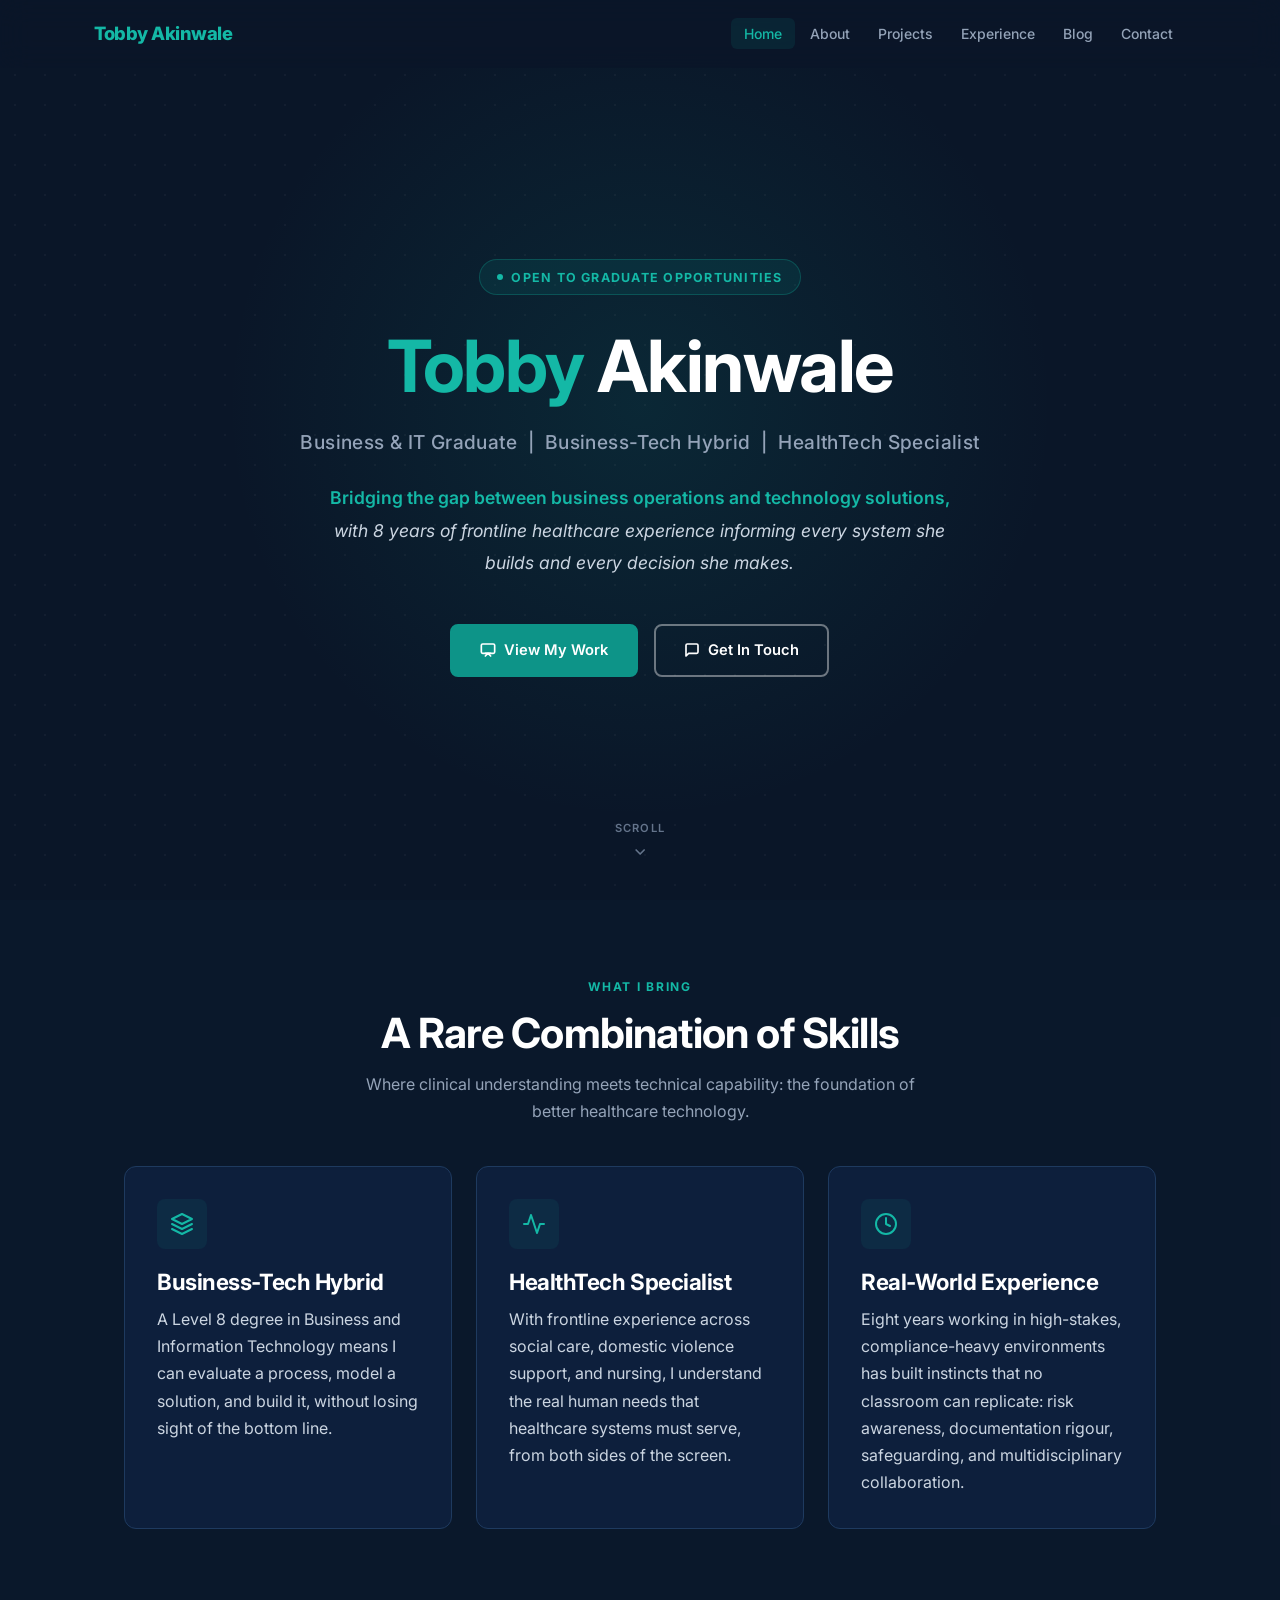
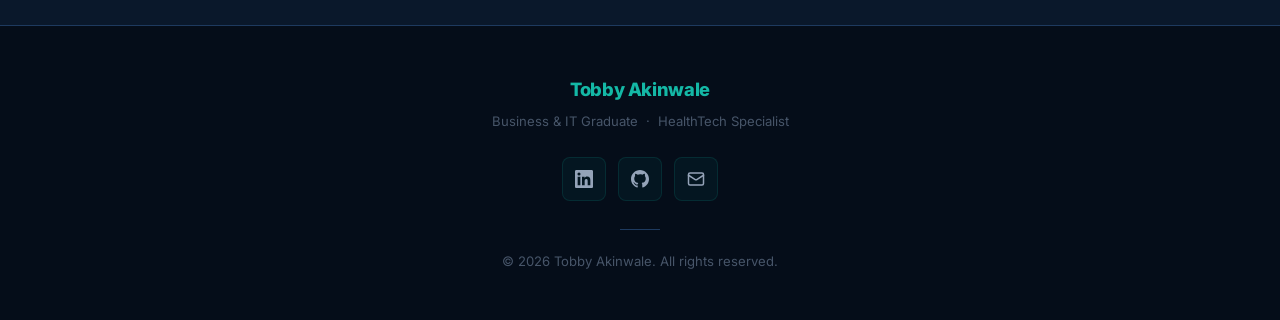
<file: index.html>
<!DOCTYPE html>
<html lang="en">
<head>
  <meta charset="UTF-8" />
  <meta name="viewport" content="width=device-width, initial-scale=1.0" />
  <meta name="description" content="Tobby Akinwale: Business &amp; IT Graduate and HealthTech Specialist with 8 years of healthcare experience." />
  <title>Tobby Akinwale | Business &amp; IT Graduate and HealthTech Specialist</title>
  <link rel="preconnect" href="https://fonts.googleapis.com" />
  <link rel="preconnect" href="https://fonts.gstatic.com" crossorigin />
  <link href="https://fonts.googleapis.com/css2?family=Inter:ital,wght@0,300;0,400;0,500;0,600;0,700;0,800;1,400&display=swap" rel="stylesheet" />
  <link rel="stylesheet" href="css/style.css" />
</head>
<body>

  <!-- ─── Navbar ─── -->
  <nav class="navbar" role="navigation" aria-label="Main navigation">
    <div class="nav-container">
      <a href="index.html" class="nav-logo">Tobby Akinwale</a>
      <ul class="nav-links" role="list">
        <li><a href="index.html">Home</a></li>
        <li><a href="about.html">About</a></li>
        <li><a href="projects.html">Projects</a></li>
        <li><a href="experience.html">Experience</a></li>
        <li><a href="blog.html">Blog</a></li>
        <li><a href="contact.html">Contact</a></li>
      </ul>
      <button class="hamburger" aria-label="Toggle navigation" aria-expanded="false">
        <span></span><span></span><span></span>
      </button>
    </div>
  </nav>
  <div class="nav-mobile" role="navigation" aria-label="Mobile navigation">
    <a href="index.html">Home</a>
    <a href="about.html">About</a>
    <a href="projects.html">Projects</a>
    <a href="experience.html">Experience</a>
    <a href="blog.html">Blog</a>
    <a href="contact.html">Contact</a>
  </div>

  <main>

    <!-- ─── Hero ─── -->
    <section class="hero" aria-label="Introduction">
      <div class="hero-bg" aria-hidden="true"></div>
      <div class="hero-content">
        <div class="hero-badge">
          <span class="hero-badge-dot" aria-hidden="true"></span>
          Open to Graduate Opportunities
        </div>
        <h1>
          <span class="name-teal">Tobby</span> Akinwale
        </h1>
        <p class="hero-subtitle">Business &amp; IT Graduate &nbsp;|&nbsp; Business-Tech Hybrid &nbsp;|&nbsp; HealthTech Specialist</p>
        <p class="hero-tagline">
          <em>Bridging the gap between business operations and technology solutions,</em>
          with 8 years of frontline healthcare experience informing every system
          she builds and every decision she makes.
        </p>
        <div class="hero-cta">
          <a href="projects.html" class="btn btn-primary">
            <svg width="16" height="16" viewBox="0 0 24 24" fill="none" stroke="currentColor" stroke-width="2.5" stroke-linecap="round" stroke-linejoin="round" aria-hidden="true"><rect x="2" y="3" width="20" height="14" rx="2"/><path d="m8 21 4-4 4 4"/><path d="M8 17h8"/></svg>
            View My Work
          </a>
          <a href="contact.html" class="btn btn-outline">
            <svg width="16" height="16" viewBox="0 0 24 24" fill="none" stroke="currentColor" stroke-width="2.5" stroke-linecap="round" stroke-linejoin="round" aria-hidden="true"><path d="M21 15a2 2 0 0 1-2 2H7l-4 4V5a2 2 0 0 1 2-2h14a2 2 0 0 1 2 2z"/></svg>
            Get In Touch
          </a>
        </div>
      </div>
      <div class="scroll-hint" aria-hidden="true">
        <span>Scroll</span>
        <svg width="16" height="16" viewBox="0 0 24 24" fill="none" stroke="currentColor" stroke-width="2.5" stroke-linecap="round" stroke-linejoin="round"><path d="m6 9 6 6 6-6"/></svg>
      </div>
    </section>

    <!-- ─── Intro Cards ─── -->
    <section class="intro-section" aria-label="Key strengths">
      <div class="container">
        <div class="section-header fade-up">
          <span class="section-eyebrow">What I bring</span>
          <h2>A Rare Combination of Skills</h2>
          <p>Where clinical understanding meets technical capability: the foundation of better healthcare technology.</p>
        </div>
        <div class="intro-grid">

          <div class="card fade-up fade-up-delay-1">
            <div class="card-icon" aria-hidden="true">
              <svg width="24" height="24" viewBox="0 0 24 24" fill="none" stroke="currentColor" stroke-width="2" stroke-linecap="round" stroke-linejoin="round"><path d="M12 2L2 7l10 5 10-5-10-5z"/><path d="m2 17 10 5 10-5"/><path d="m2 12 10 5 10-5"/></svg>
            </div>
            <h3>Business-Tech Hybrid</h3>
            <p>A Level 8 degree in Business and Information Technology means I can evaluate a process, model a solution, and build it, without losing sight of the bottom line.</p>
          </div>

          <div class="card fade-up fade-up-delay-2">
            <div class="card-icon" aria-hidden="true">
              <svg width="24" height="24" viewBox="0 0 24 24" fill="none" stroke="currentColor" stroke-width="2" stroke-linecap="round" stroke-linejoin="round"><path d="M22 12h-4l-3 9L9 3l-3 9H2"/></svg>
            </div>
            <h3>HealthTech Specialist</h3>
            <p>With frontline experience across social care, domestic violence support, and nursing, I understand the real human needs that healthcare systems must serve, from both sides of the screen.</p>
          </div>

          <div class="card fade-up fade-up-delay-3">
            <div class="card-icon" aria-hidden="true">
              <svg width="24" height="24" viewBox="0 0 24 24" fill="none" stroke="currentColor" stroke-width="2" stroke-linecap="round" stroke-linejoin="round"><circle cx="12" cy="12" r="10"/><polyline points="12 6 12 12 16 14"/></svg>
            </div>
            <h3>Real-World Experience</h3>
            <p>Eight years working in high-stakes, compliance-heavy environments has built instincts that no classroom can replicate: risk awareness, documentation rigour, safeguarding, and multidisciplinary collaboration.</p>
          </div>

        </div>
      </div>
    </section>

  </main>

  <!-- ─── Footer ─── -->
  <footer class="footer" role="contentinfo">
    <div class="footer-inner">
      <p class="footer-logo">Tobby Akinwale</p>
      <p class="footer-tagline">Business &amp; IT Graduate &nbsp;·&nbsp; HealthTech Specialist</p>
      <div class="footer-social">
        <a href="#" aria-label="LinkedIn" target="_blank" rel="noopener noreferrer">
          <svg width="18" height="18" viewBox="0 0 24 24" fill="currentColor" aria-hidden="true"><path d="M20.447 20.452h-3.554v-5.569c0-1.328-.027-3.037-1.852-3.037-1.853 0-2.136 1.445-2.136 2.939v5.667H9.351V9h3.414v1.561h.046c.477-.9 1.637-1.85 3.37-1.85 3.601 0 4.267 2.37 4.267 5.455v6.286zM5.337 7.433a2.062 2.062 0 0 1-2.063-2.065 2.064 2.064 0 1 1 2.063 2.065zm1.782 13.019H3.555V9h3.564v11.452zM22.225 0H1.771C.792 0 0 .774 0 1.729v20.542C0 23.227.792 24 1.771 24h20.451C23.2 24 24 23.227 24 22.271V1.729C24 .774 23.2 0 22.222 0h.003z"/></svg>
        </a>
        <a href="https://github.com/T0bbyy" aria-label="GitHub" target="_blank" rel="noopener noreferrer">
          <svg width="18" height="18" viewBox="0 0 24 24" fill="currentColor" aria-hidden="true"><path d="M12 0C5.374 0 0 5.373 0 12c0 5.302 3.438 9.8 8.207 11.387.599.111.793-.261.793-.577v-2.234c-3.338.726-4.033-1.416-4.033-1.416-.546-1.387-1.333-1.756-1.333-1.756-1.089-.745.083-.729.083-.729 1.205.084 1.839 1.237 1.839 1.237 1.07 1.834 2.807 1.304 3.492.997.107-.775.418-1.305.762-1.604-2.665-.305-5.467-1.334-5.467-5.931 0-1.311.469-2.381 1.236-3.221-.124-.303-.535-1.524.117-3.176 0 0 1.008-.322 3.301 1.23A11.509 11.509 0 0 1 12 5.803c1.02.005 2.047.138 3.006.404 2.291-1.552 3.297-1.23 3.297-1.23.653 1.653.242 2.874.118 3.176.77.84 1.235 1.911 1.235 3.221 0 4.609-2.807 5.624-5.479 5.921.43.372.823 1.102.823 2.222v3.293c0 .319.192.694.801.576C20.566 21.797 24 17.3 24 12c0-6.627-5.373-12-12-12z"/></svg>
        </a>
        <a href="mailto:Tobbybrown10@gmail.com" aria-label="Email">
          <svg width="18" height="18" viewBox="0 0 24 24" fill="none" stroke="currentColor" stroke-width="2" stroke-linecap="round" stroke-linejoin="round" aria-hidden="true"><rect x="2" y="4" width="20" height="16" rx="2"/><path d="m22 7-8.97 5.7a1.94 1.94 0 0 1-2.06 0L2 7"/></svg>
        </a>
      </div>
      <div class="footer-divider" aria-hidden="true"></div>
      <p class="footer-copy">&copy; 2026 Tobby Akinwale. All rights reserved.</p>
    </div>
  </footer>

  <script src="js/main.js"></script>
</body>
</html>
</file>
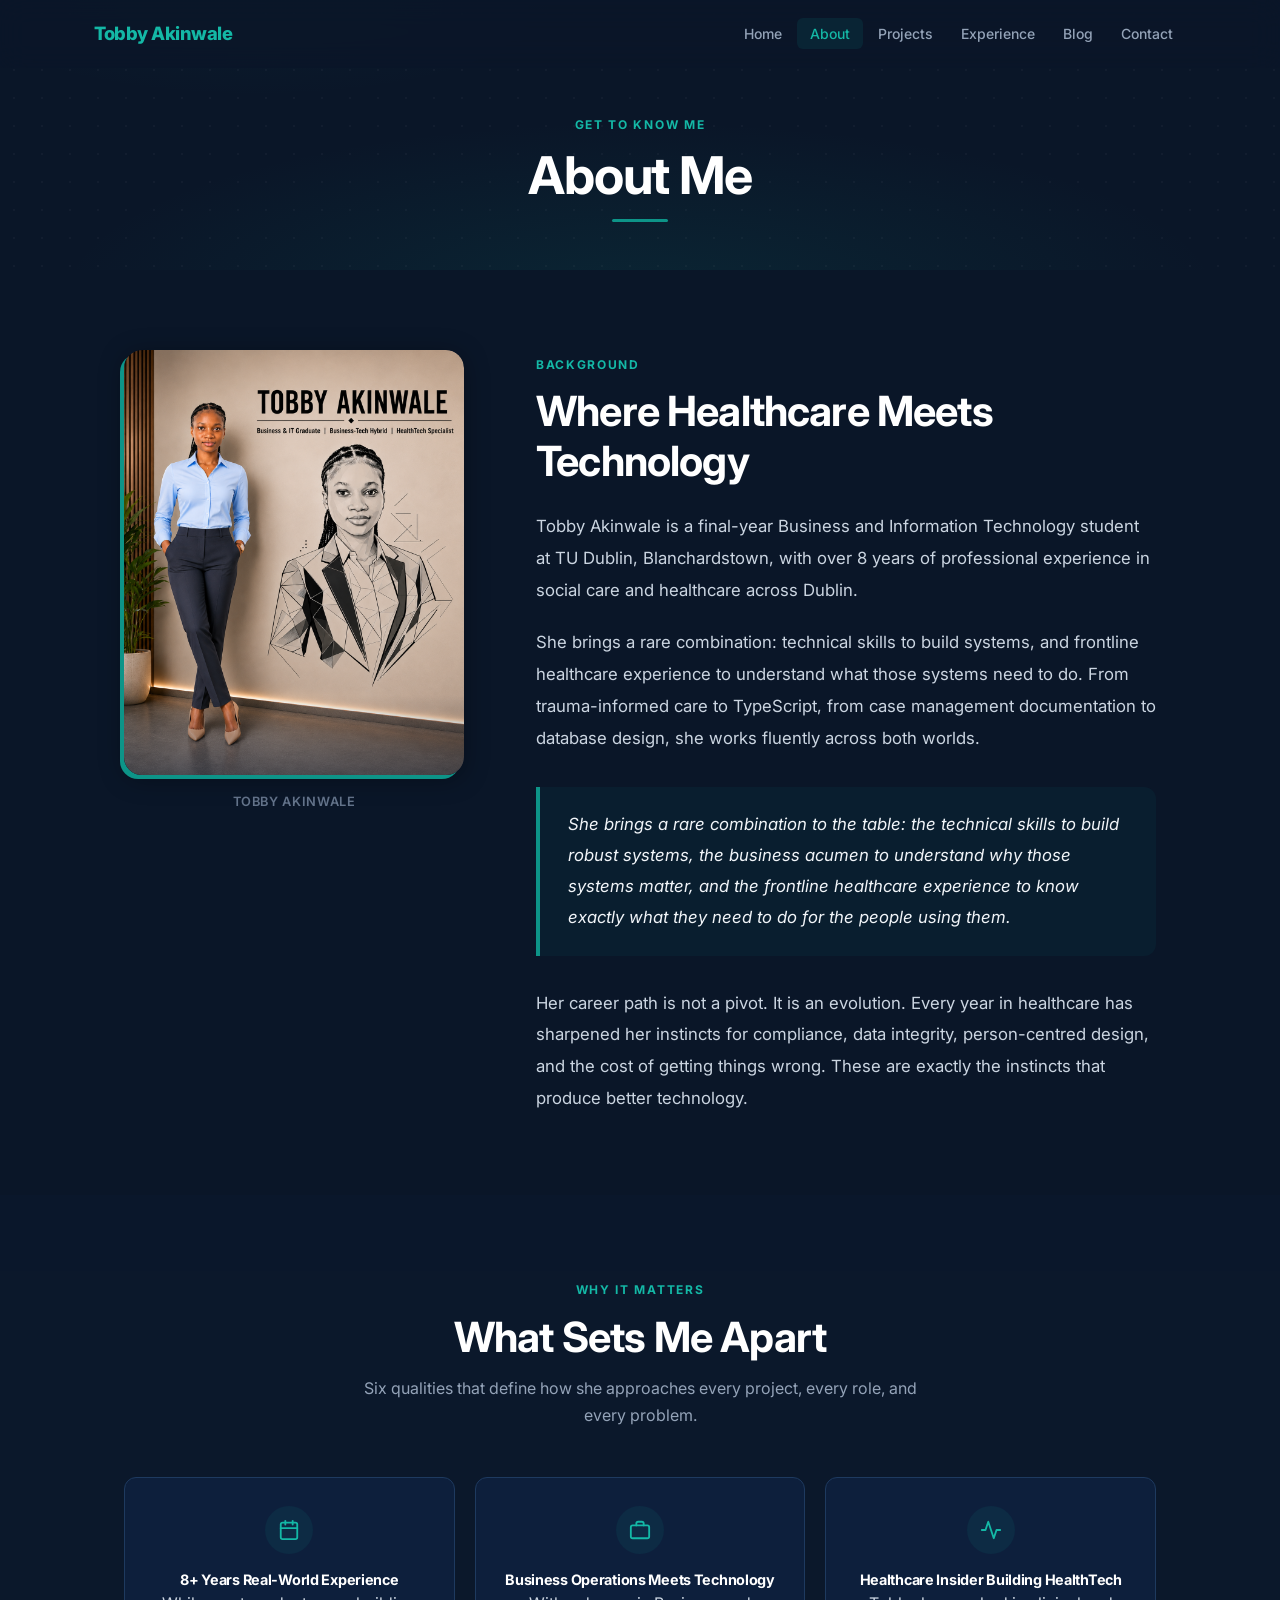
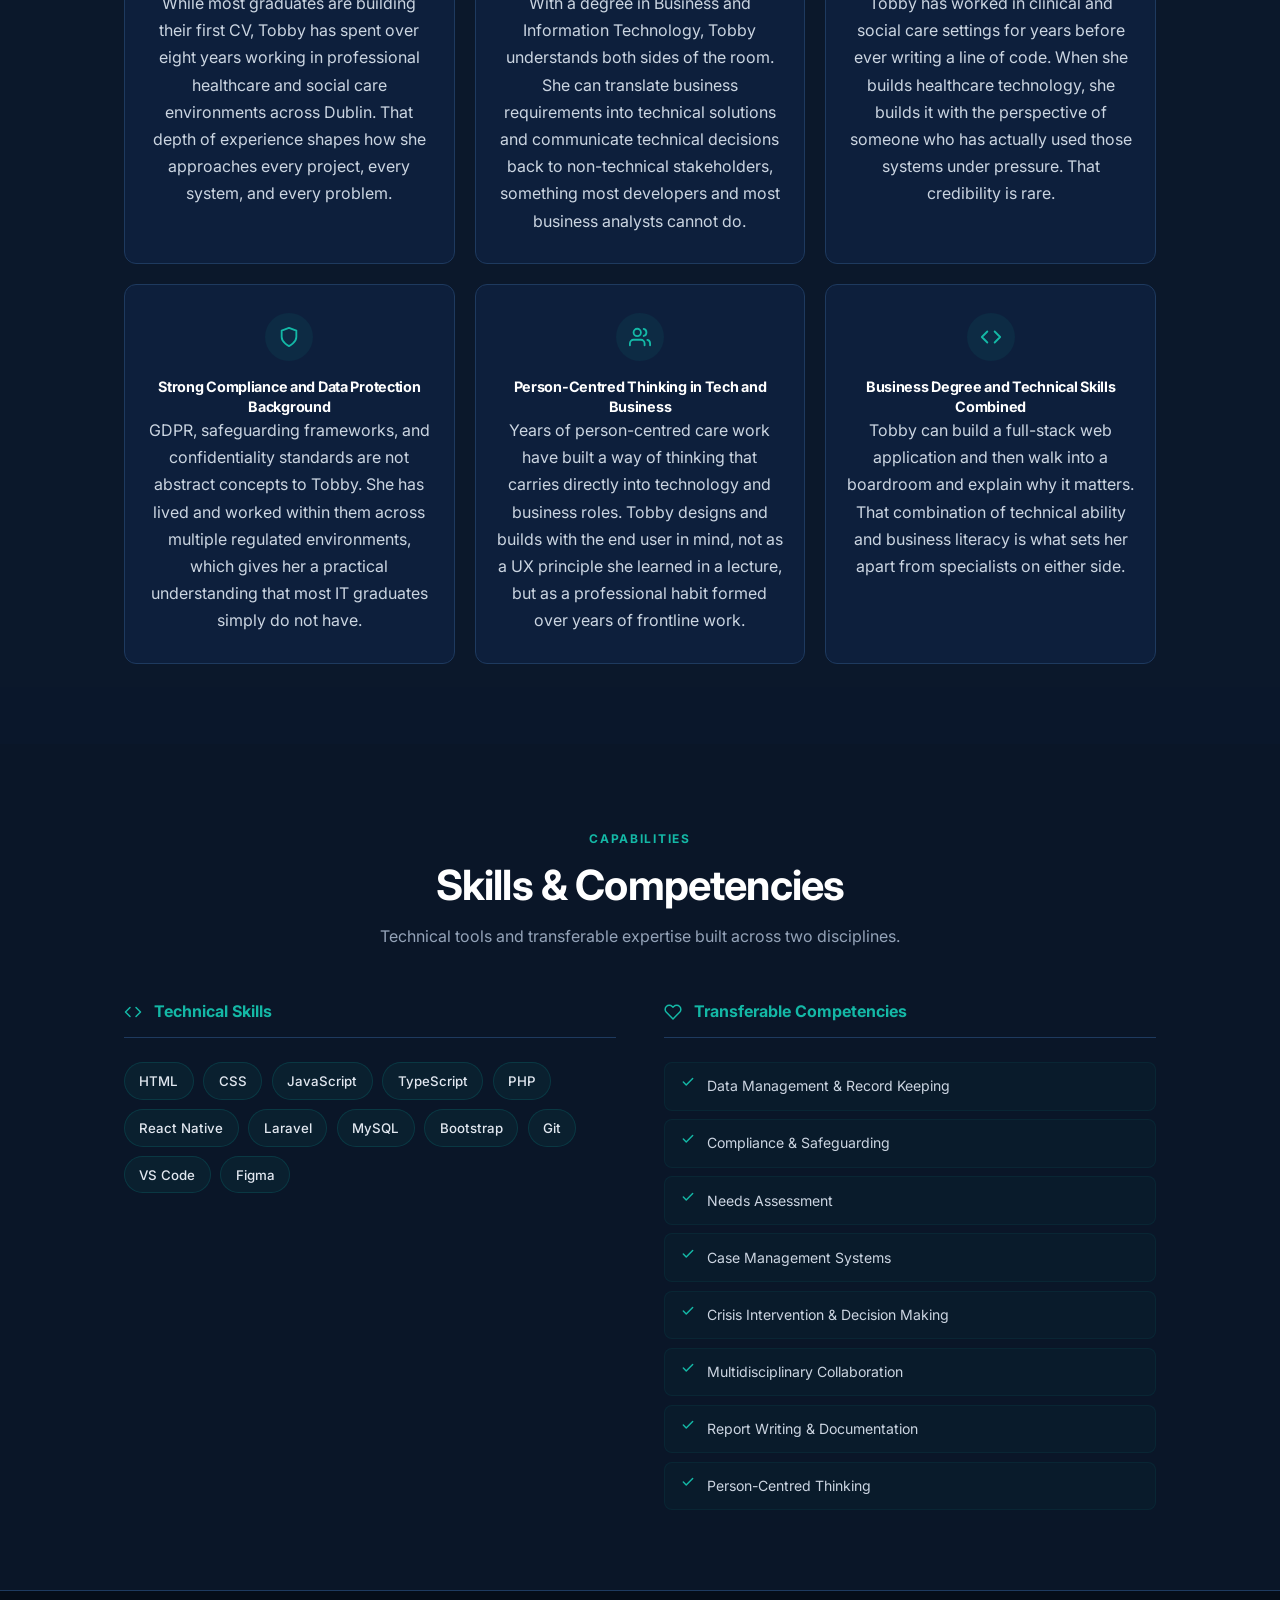
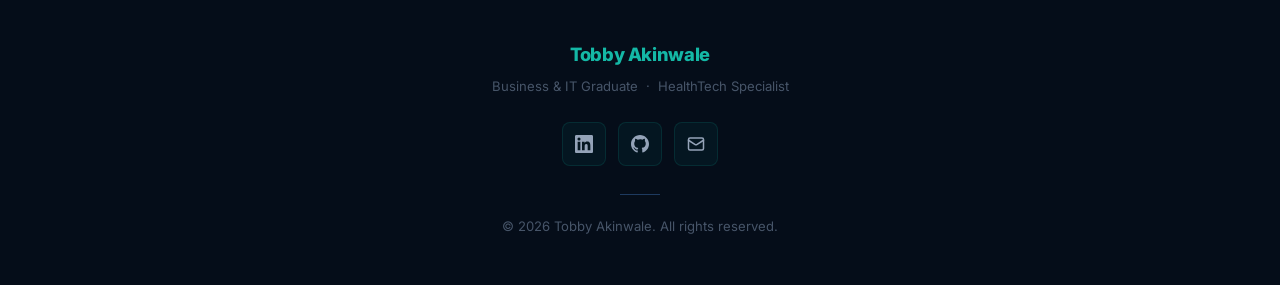
<file: about.html>
<!DOCTYPE html>
<html lang="en">
<head>
  <meta charset="UTF-8" />
  <meta name="viewport" content="width=device-width, initial-scale=1.0" />
  <meta name="description" content="About Tobby Akinwale: 8 years of healthcare experience meets Business and Information Technology." />
  <title>About | Tobby Akinwale</title>
  <link rel="preconnect" href="https://fonts.googleapis.com" />
  <link rel="preconnect" href="https://fonts.gstatic.com" crossorigin />
  <link href="https://fonts.googleapis.com/css2?family=Inter:ital,wght@0,300;0,400;0,500;0,600;0,700;0,800;1,400&display=swap" rel="stylesheet" />
  <link rel="stylesheet" href="css/style.css" />
  <style>
    /* Differentiators grid: 3 cols desktop, 2 tablet, 1 mobile */
    .diff-grid { grid-template-columns: repeat(3, 1fr); }
    @media (max-width: 860px) { .diff-grid { grid-template-columns: repeat(2, 1fr); } }
    @media (max-width: 540px) { .diff-grid { grid-template-columns: 1fr; } }
    /* Equal height cards within each row */
    .diff-card { height: 100%; }
  </style>
</head>
<body>

  <!-- ─── Navbar ─── -->
  <nav class="navbar" role="navigation" aria-label="Main navigation">
    <div class="nav-container">
      <a href="index.html" class="nav-logo">Tobby Akinwale</a>
      <ul class="nav-links" role="list">
        <li><a href="index.html">Home</a></li>
        <li><a href="about.html">About</a></li>
        <li><a href="projects.html">Projects</a></li>
        <li><a href="experience.html">Experience</a></li>
        <li><a href="blog.html">Blog</a></li>
        <li><a href="contact.html">Contact</a></li>
      </ul>
      <button class="hamburger" aria-label="Toggle navigation" aria-expanded="false">
        <span></span><span></span><span></span>
      </button>
    </div>
  </nav>
  <div class="nav-mobile" role="navigation" aria-label="Mobile navigation">
    <a href="index.html">Home</a>
    <a href="about.html">About</a>
    <a href="projects.html">Projects</a>
    <a href="experience.html">Experience</a>
    <a href="blog.html">Blog</a>
    <a href="contact.html">Contact</a>
  </div>

  <main>

    <!-- ─── Page Hero ─── -->
    <section class="page-hero" aria-label="Page title">
      <div class="page-hero-content">
        <span class="eyebrow">Get to know me</span>
        <h1>About Me</h1>
        <span class="page-divider" aria-hidden="true"></span>
      </div>
    </section>

    <!-- ─── Bio ─── -->
    <section class="bio-section section" aria-label="Biography">
      <div class="container">
        <div class="bio-grid">

          <!-- Photo -->
          <div class="bio-photo-wrap fade-up">
            <div class="bio-photo-frame">
              <img
                src="assets/images/Tobby.png"
                alt="Tobby Akinwale, Business &amp; IT Graduate and HealthTech Specialist"
                width="600"
                height="800"
                loading="eager"
              />
            </div>
            <p class="bio-photo-caption">Tobby Akinwale</p>
          </div>

          <!-- Text -->
          <div class="bio-text fade-up fade-up-delay-2">
            <span class="section-eyebrow">Background</span>
            <h2>Where Healthcare Meets Technology</h2>
            <p>
              Tobby Akinwale is a final-year Business and Information Technology student at TU Dublin, Blanchardstown,
              with over 8 years of professional experience in social care and healthcare across Dublin.
            </p>
            <p>
              She brings a rare combination: technical skills to build systems, and frontline healthcare experience
              to understand what those systems need to do. From trauma-informed care to TypeScript, from case management
              documentation to database design, she works fluently across both worlds.
            </p>
            <blockquote class="bio-pullquote">
              She brings a rare combination to the table: the technical skills to build robust systems, the business
              acumen to understand why those systems matter, and the frontline healthcare experience to know exactly
              what they need to do for the people using them.
            </blockquote>
            <p>
              Her career path is not a pivot. It is an evolution. Every year in healthcare has sharpened her instincts
              for compliance, data integrity, person-centred design, and the cost of getting things wrong. These are
              exactly the instincts that produce better technology.
            </p>
          </div>

        </div>
      </div>
    </section>

    <!-- ─── Key Differentiators ─── -->
    <section class="diff-section" aria-label="Key differentiators">
      <div class="container">
        <div class="section-header fade-up">
          <span class="section-eyebrow">Why it matters</span>
          <h2>What Sets Me Apart</h2>
          <p>Six qualities that define how she approaches every project, every role, and every problem.</p>
        </div>
        <div class="diff-grid">

          <div class="diff-card fade-up fade-up-delay-1">
            <div class="diff-icon" aria-hidden="true">
              <svg width="22" height="22" viewBox="0 0 24 24" fill="none" stroke="currentColor" stroke-width="2" stroke-linecap="round" stroke-linejoin="round"><rect x="3" y="4" width="18" height="18" rx="2"/><line x1="16" y1="2" x2="16" y2="6"/><line x1="8" y1="2" x2="8" y2="6"/><line x1="3" y1="10" x2="21" y2="10"/></svg>
            </div>
            <h3>8+ Years Real-World Experience</h3>
            <p>While most graduates are building their first CV, Tobby has spent over eight years working in professional healthcare and social care environments across Dublin. That depth of experience shapes how she approaches every project, every system, and every problem.</p>
          </div>

          <div class="diff-card fade-up fade-up-delay-2">
            <div class="diff-icon" aria-hidden="true">
              <svg width="22" height="22" viewBox="0 0 24 24" fill="none" stroke="currentColor" stroke-width="2" stroke-linecap="round" stroke-linejoin="round"><rect x="2" y="7" width="20" height="14" rx="2"/><path d="M16 7V5a2 2 0 0 0-2-2h-4a2 2 0 0 0-2 2v2"/></svg>
            </div>
            <h3>Business Operations Meets Technology</h3>
            <p>With a degree in Business and Information Technology, Tobby understands both sides of the room. She can translate business requirements into technical solutions and communicate technical decisions back to non-technical stakeholders, something most developers and most business analysts cannot do.</p>
          </div>

          <div class="diff-card fade-up fade-up-delay-3">
            <div class="diff-icon" aria-hidden="true">
              <svg width="22" height="22" viewBox="0 0 24 24" fill="none" stroke="currentColor" stroke-width="2" stroke-linecap="round" stroke-linejoin="round"><path d="M22 12h-4l-3 9L9 3l-3 9H2"/></svg>
            </div>
            <h3>Healthcare Insider Building HealthTech</h3>
            <p>Tobby has worked in clinical and social care settings for years before ever writing a line of code. When she builds healthcare technology, she builds it with the perspective of someone who has actually used those systems under pressure. That credibility is rare.</p>
          </div>

          <div class="diff-card fade-up fade-up-delay-1">
            <div class="diff-icon" aria-hidden="true">
              <svg width="22" height="22" viewBox="0 0 24 24" fill="none" stroke="currentColor" stroke-width="2" stroke-linecap="round" stroke-linejoin="round"><path d="M12 22s8-4 8-10V5l-8-3-8 3v7c0 6 8 10 8 10z"/></svg>
            </div>
            <h3>Strong Compliance and Data Protection Background</h3>
            <p>GDPR, safeguarding frameworks, and confidentiality standards are not abstract concepts to Tobby. She has lived and worked within them across multiple regulated environments, which gives her a practical understanding that most IT graduates simply do not have.</p>
          </div>

          <div class="diff-card fade-up fade-up-delay-2">
            <div class="diff-icon" aria-hidden="true">
              <svg width="22" height="22" viewBox="0 0 24 24" fill="none" stroke="currentColor" stroke-width="2" stroke-linecap="round" stroke-linejoin="round"><path d="M17 21v-2a4 4 0 0 0-4-4H5a4 4 0 0 0-4 4v2"/><circle cx="9" cy="7" r="4"/><path d="M23 21v-2a4 4 0 0 0-3-3.87"/><path d="M16 3.13a4 4 0 0 1 0 7.75"/></svg>
            </div>
            <h3>Person-Centred Thinking in Tech and Business</h3>
            <p>Years of person-centred care work have built a way of thinking that carries directly into technology and business roles. Tobby designs and builds with the end user in mind, not as a UX principle she learned in a lecture, but as a professional habit formed over years of frontline work.</p>
          </div>

          <div class="diff-card fade-up fade-up-delay-3">
            <div class="diff-icon" aria-hidden="true">
              <svg width="22" height="22" viewBox="0 0 24 24" fill="none" stroke="currentColor" stroke-width="2" stroke-linecap="round" stroke-linejoin="round"><polyline points="16 18 22 12 16 6"/><polyline points="8 6 2 12 8 18"/></svg>
            </div>
            <h3>Business Degree and Technical Skills Combined</h3>
            <p>Tobby can build a full-stack web application and then walk into a boardroom and explain why it matters. That combination of technical ability and business literacy is what sets her apart from specialists on either side.</p>
          </div>

        </div>
      </div>
    </section>

    <!-- ─── Skills ─── -->
    <section class="skills-section section" aria-label="Skills">
      <div class="container">
        <div class="section-header fade-up">
          <span class="section-eyebrow">Capabilities</span>
          <h2>Skills &amp; Competencies</h2>
          <p>Technical tools and transferable expertise built across two disciplines.</p>
        </div>
        <div class="skills-grid">

          <!-- Technical Skills -->
          <div class="fade-up fade-up-delay-1">
            <div class="skills-col-title">
              <svg width="18" height="18" viewBox="0 0 24 24" fill="none" stroke="currentColor" stroke-width="2" stroke-linecap="round" stroke-linejoin="round" aria-hidden="true"><polyline points="16 18 22 12 16 6"/><polyline points="8 6 2 12 8 18"/></svg>
              Technical Skills
            </div>
            <div class="skill-tags" role="list">
              <span class="skill-tag" role="listitem">HTML</span>
              <span class="skill-tag" role="listitem">CSS</span>
              <span class="skill-tag" role="listitem">JavaScript</span>
              <span class="skill-tag" role="listitem">TypeScript</span>
              <span class="skill-tag" role="listitem">PHP</span>
              <span class="skill-tag" role="listitem">React Native</span>
              <span class="skill-tag" role="listitem">Laravel</span>
              <span class="skill-tag" role="listitem">MySQL</span>
              <span class="skill-tag" role="listitem">Bootstrap</span>
              <span class="skill-tag" role="listitem">Git</span>
              <span class="skill-tag" role="listitem">VS Code</span>
              <span class="skill-tag" role="listitem">Figma</span>
            </div>
          </div>

          <!-- Transferable Competencies -->
          <div class="fade-up fade-up-delay-2">
            <div class="skills-col-title">
              <svg width="18" height="18" viewBox="0 0 24 24" fill="none" stroke="currentColor" stroke-width="2" stroke-linecap="round" stroke-linejoin="round" aria-hidden="true"><path d="M20.84 4.61a5.5 5.5 0 0 0-7.78 0L12 5.67l-1.06-1.06a5.5 5.5 0 0 0-7.78 7.78l1.06 1.06L12 21.23l7.78-7.78 1.06-1.06a5.5 5.5 0 0 0 0-7.78z"/></svg>
              Transferable Competencies
            </div>
            <div class="competency-list" role="list">
              <div class="competency-item" role="listitem">
                <svg width="14" height="14" viewBox="0 0 24 24" fill="none" stroke="currentColor" stroke-width="2.5" stroke-linecap="round" stroke-linejoin="round" aria-hidden="true"><polyline points="20 6 9 17 4 12"/></svg>
                Data Management &amp; Record Keeping
              </div>
              <div class="competency-item" role="listitem">
                <svg width="14" height="14" viewBox="0 0 24 24" fill="none" stroke="currentColor" stroke-width="2.5" stroke-linecap="round" stroke-linejoin="round" aria-hidden="true"><polyline points="20 6 9 17 4 12"/></svg>
                Compliance &amp; Safeguarding
              </div>
              <div class="competency-item" role="listitem">
                <svg width="14" height="14" viewBox="0 0 24 24" fill="none" stroke="currentColor" stroke-width="2.5" stroke-linecap="round" stroke-linejoin="round" aria-hidden="true"><polyline points="20 6 9 17 4 12"/></svg>
                Needs Assessment
              </div>
              <div class="competency-item" role="listitem">
                <svg width="14" height="14" viewBox="0 0 24 24" fill="none" stroke="currentColor" stroke-width="2.5" stroke-linecap="round" stroke-linejoin="round" aria-hidden="true"><polyline points="20 6 9 17 4 12"/></svg>
                Case Management Systems
              </div>
              <div class="competency-item" role="listitem">
                <svg width="14" height="14" viewBox="0 0 24 24" fill="none" stroke="currentColor" stroke-width="2.5" stroke-linecap="round" stroke-linejoin="round" aria-hidden="true"><polyline points="20 6 9 17 4 12"/></svg>
                Crisis Intervention &amp; Decision Making
              </div>
              <div class="competency-item" role="listitem">
                <svg width="14" height="14" viewBox="0 0 24 24" fill="none" stroke="currentColor" stroke-width="2.5" stroke-linecap="round" stroke-linejoin="round" aria-hidden="true"><polyline points="20 6 9 17 4 12"/></svg>
                Multidisciplinary Collaboration
              </div>
              <div class="competency-item" role="listitem">
                <svg width="14" height="14" viewBox="0 0 24 24" fill="none" stroke="currentColor" stroke-width="2.5" stroke-linecap="round" stroke-linejoin="round" aria-hidden="true"><polyline points="20 6 9 17 4 12"/></svg>
                Report Writing &amp; Documentation
              </div>
              <div class="competency-item" role="listitem">
                <svg width="14" height="14" viewBox="0 0 24 24" fill="none" stroke="currentColor" stroke-width="2.5" stroke-linecap="round" stroke-linejoin="round" aria-hidden="true"><polyline points="20 6 9 17 4 12"/></svg>
                Person-Centred Thinking
              </div>
            </div>
          </div>

        </div>
      </div>
    </section>

  </main>

  <!-- ─── Footer ─── -->
  <footer class="footer" role="contentinfo">
    <div class="footer-inner">
      <p class="footer-logo">Tobby Akinwale</p>
      <p class="footer-tagline">Business &amp; IT Graduate &nbsp;·&nbsp; HealthTech Specialist</p>
      <div class="footer-social">
        <a href="#" aria-label="LinkedIn" target="_blank" rel="noopener noreferrer">
          <svg width="18" height="18" viewBox="0 0 24 24" fill="currentColor" aria-hidden="true"><path d="M20.447 20.452h-3.554v-5.569c0-1.328-.027-3.037-1.852-3.037-1.853 0-2.136 1.445-2.136 2.939v5.667H9.351V9h3.414v1.561h.046c.477-.9 1.637-1.85 3.37-1.85 3.601 0 4.267 2.37 4.267 5.455v6.286zM5.337 7.433a2.062 2.062 0 0 1-2.063-2.065 2.064 2.064 0 1 1 2.063 2.065zm1.782 13.019H3.555V9h3.564v11.452zM22.225 0H1.771C.792 0 0 .774 0 1.729v20.542C0 23.227.792 24 1.771 24h20.451C23.2 24 24 23.227 24 22.271V1.729C24 .774 23.2 0 22.222 0h.003z"/></svg>
        </a>
        <a href="https://github.com/T0bbyy" aria-label="GitHub" target="_blank" rel="noopener noreferrer">
          <svg width="18" height="18" viewBox="0 0 24 24" fill="currentColor" aria-hidden="true"><path d="M12 0C5.374 0 0 5.373 0 12c0 5.302 3.438 9.8 8.207 11.387.599.111.793-.261.793-.577v-2.234c-3.338.726-4.033-1.416-4.033-1.416-.546-1.387-1.333-1.756-1.333-1.756-1.089-.745.083-.729.083-.729 1.205.084 1.839 1.237 1.839 1.237 1.07 1.834 2.807 1.304 3.492.997.107-.775.418-1.305.762-1.604-2.665-.305-5.467-1.334-5.467-5.931 0-1.311.469-2.381 1.236-3.221-.124-.303-.535-1.524.117-3.176 0 0 1.008-.322 3.301 1.23A11.509 11.509 0 0 1 12 5.803c1.02.005 2.047.138 3.006.404 2.291-1.552 3.297-1.23 3.297-1.23.653 1.653.242 2.874.118 3.176.77.84 1.235 1.911 1.235 3.221 0 4.609-2.807 5.624-5.479 5.921.43.372.823 1.102.823 2.222v3.293c0 .319.192.694.801.576C20.566 21.797 24 17.3 24 12c0-6.627-5.373-12-12-12z"/></svg>
        </a>
        <a href="mailto:Tobbybrown10@gmail.com" aria-label="Email">
          <svg width="18" height="18" viewBox="0 0 24 24" fill="none" stroke="currentColor" stroke-width="2" stroke-linecap="round" stroke-linejoin="round" aria-hidden="true"><rect x="2" y="4" width="20" height="16" rx="2"/><path d="m22 7-8.97 5.7a1.94 1.94 0 0 1-2.06 0L2 7"/></svg>
        </a>
      </div>
      <div class="footer-divider" aria-hidden="true"></div>
      <p class="footer-copy">&copy; 2026 Tobby Akinwale. All rights reserved.</p>
    </div>
  </footer>

  <script src="js/main.js"></script>
</body>
</html>
</file>
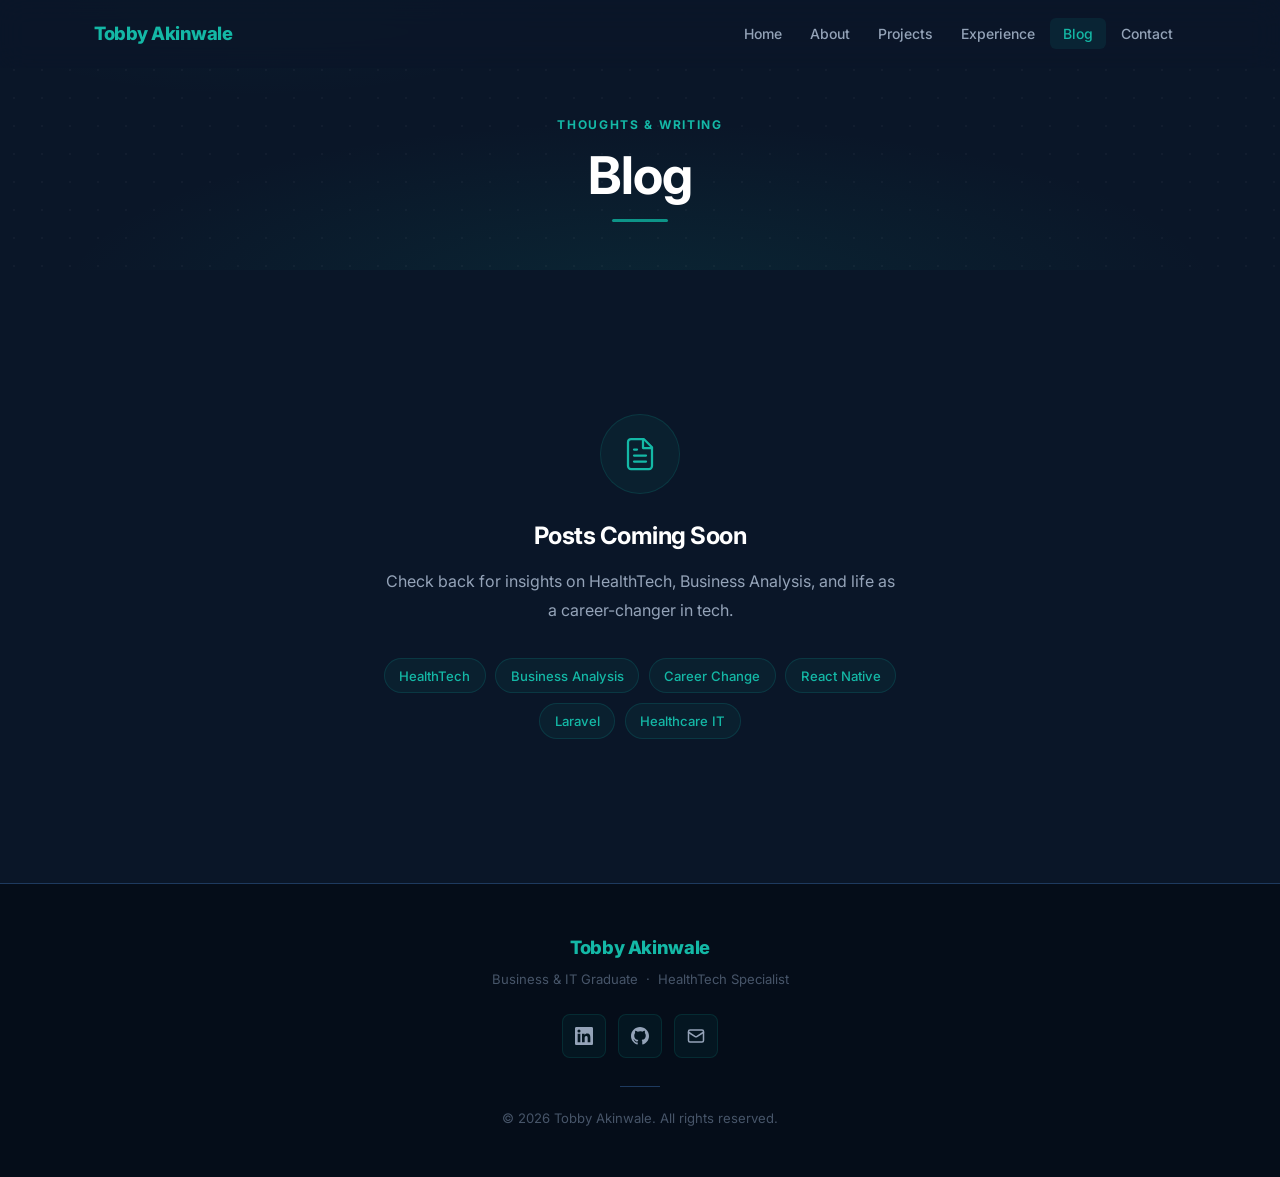
<file: blog.html>
<!DOCTYPE html>
<html lang="en">
<head>
  <meta charset="UTF-8" />
  <meta name="viewport" content="width=device-width, initial-scale=1.0" />
  <meta name="description" content="Blog by Tobby Akinwale: insights on HealthTech, Business Analysis, and life as a career-changer in tech." />
  <title>Blog | Tobby Akinwale</title>
  <link rel="preconnect" href="https://fonts.googleapis.com" />
  <link rel="preconnect" href="https://fonts.gstatic.com" crossorigin />
  <link href="https://fonts.googleapis.com/css2?family=Inter:ital,wght@0,300;0,400;0,500;0,600;0,700;0,800;1,400&display=swap" rel="stylesheet" />
  <link rel="stylesheet" href="css/style.css" />
</head>
<body>

  <!-- ─── Navbar ─── -->
  <nav class="navbar" role="navigation" aria-label="Main navigation">
    <div class="nav-container">
      <a href="index.html" class="nav-logo">Tobby Akinwale</a>
      <ul class="nav-links" role="list">
        <li><a href="index.html">Home</a></li>
        <li><a href="about.html">About</a></li>
        <li><a href="projects.html">Projects</a></li>
        <li><a href="experience.html">Experience</a></li>
        <li><a href="blog.html">Blog</a></li>
        <li><a href="contact.html">Contact</a></li>
      </ul>
      <button class="hamburger" aria-label="Toggle navigation" aria-expanded="false">
        <span></span><span></span><span></span>
      </button>
    </div>
  </nav>
  <div class="nav-mobile" role="navigation" aria-label="Mobile navigation">
    <a href="index.html">Home</a>
    <a href="about.html">About</a>
    <a href="projects.html">Projects</a>
    <a href="experience.html">Experience</a>
    <a href="blog.html">Blog</a>
    <a href="contact.html">Contact</a>
  </div>

  <main>

    <!-- ─── Page Hero ─── -->
    <section class="page-hero" aria-label="Page title">
      <div class="page-hero-content">
        <span class="eyebrow">Thoughts &amp; writing</span>
        <h1>Blog</h1>
        <span class="page-divider" aria-hidden="true"></span>
      </div>
    </section>

    <!-- ─── Blog Content ─── -->
    <section class="blog-section" aria-label="Blog posts">
      <div class="container">

        <div class="blog-empty fade-up">
          <div class="blog-empty-icon" aria-hidden="true">
            <svg width="36" height="36" viewBox="0 0 24 24" fill="none" stroke="currentColor" stroke-width="1.5" stroke-linecap="round" stroke-linejoin="round"><path d="M14.5 2H6a2 2 0 0 0-2 2v16a2 2 0 0 0 2 2h12a2 2 0 0 0 2-2V7.5L14.5 2z"/><polyline points="14 2 14 8 20 8"/><line x1="16" y1="13" x2="8" y2="13"/><line x1="16" y1="17" x2="8" y2="17"/><line x1="10" y1="9" x2="8" y2="9"/></svg>
          </div>
          <h2>Posts Coming Soon</h2>
          <p>
            Check back for insights on HealthTech, Business Analysis, and life as a career-changer in tech.
          </p>
          <div class="blog-topics" role="list" aria-label="Upcoming topics">
            <span class="topic-tag" role="listitem">HealthTech</span>
            <span class="topic-tag" role="listitem">Business Analysis</span>
            <span class="topic-tag" role="listitem">Career Change</span>
            <span class="topic-tag" role="listitem">React Native</span>
            <span class="topic-tag" role="listitem">Laravel</span>
            <span class="topic-tag" role="listitem">Healthcare IT</span>
          </div>
        </div>

        <!--
          ─── Blog card template (ready to use when content is added) ────────────
          Uncomment and duplicate the block below for each new post.

          <div class="blog-grid">
            <article class="blog-card">
              <div style="display:flex;gap:.6rem;align-items:center;flex-wrap:wrap;">
                <span class="topic-tag">HealthTech</span>
                <span style="font-size:.78rem;color:var(--gray-500);">Month YYYY</span>
              </div>
              <h3 style="margin:.75rem 0 .5rem;">Post Title Here</h3>
              <p style="font-size:.93rem;">Brief excerpt or summary of the post goes here...</p>
              <a href="#" class="btn btn-teal-outline" style="margin-top:auto;">Read More</a>
            </article>
          </div>
          ─────────────────────────────────────────────────────────────────────── -->

      </div>
    </section>

  </main>

  <!-- ─── Footer ─── -->
  <footer class="footer" role="contentinfo">
    <div class="footer-inner">
      <p class="footer-logo">Tobby Akinwale</p>
      <p class="footer-tagline">Business &amp; IT Graduate &nbsp;·&nbsp; HealthTech Specialist</p>
      <div class="footer-social">
        <a href="#" aria-label="LinkedIn" target="_blank" rel="noopener noreferrer">
          <svg width="18" height="18" viewBox="0 0 24 24" fill="currentColor" aria-hidden="true"><path d="M20.447 20.452h-3.554v-5.569c0-1.328-.027-3.037-1.852-3.037-1.853 0-2.136 1.445-2.136 2.939v5.667H9.351V9h3.414v1.561h.046c.477-.9 1.637-1.85 3.37-1.85 3.601 0 4.267 2.37 4.267 5.455v6.286zM5.337 7.433a2.062 2.062 0 0 1-2.063-2.065 2.064 2.064 0 1 1 2.063 2.065zm1.782 13.019H3.555V9h3.564v11.452zM22.225 0H1.771C.792 0 0 .774 0 1.729v20.542C0 23.227.792 24 1.771 24h20.451C23.2 24 24 23.227 24 22.271V1.729C24 .774 23.2 0 22.222 0h.003z"/></svg>
        </a>
        <a href="https://github.com/T0bbyy" aria-label="GitHub" target="_blank" rel="noopener noreferrer">
          <svg width="18" height="18" viewBox="0 0 24 24" fill="currentColor" aria-hidden="true"><path d="M12 0C5.374 0 0 5.373 0 12c0 5.302 3.438 9.8 8.207 11.387.599.111.793-.261.793-.577v-2.234c-3.338.726-4.033-1.416-4.033-1.416-.546-1.387-1.333-1.756-1.333-1.756-1.089-.745.083-.729.083-.729 1.205.084 1.839 1.237 1.839 1.237 1.07 1.834 2.807 1.304 3.492.997.107-.775.418-1.305.762-1.604-2.665-.305-5.467-1.334-5.467-5.931 0-1.311.469-2.381 1.236-3.221-.124-.303-.535-1.524.117-3.176 0 0 1.008-.322 3.301 1.23A11.509 11.509 0 0 1 12 5.803c1.02.005 2.047.138 3.006.404 2.291-1.552 3.297-1.23 3.297-1.23.653 1.653.242 2.874.118 3.176.77.84 1.235 1.911 1.235 3.221 0 4.609-2.807 5.624-5.479 5.921.43.372.823 1.102.823 2.222v3.293c0 .319.192.694.801.576C20.566 21.797 24 17.3 24 12c0-6.627-5.373-12-12-12z"/></svg>
        </a>
        <a href="mailto:Tobbybrown10@gmail.com" aria-label="Email">
          <svg width="18" height="18" viewBox="0 0 24 24" fill="none" stroke="currentColor" stroke-width="2" stroke-linecap="round" stroke-linejoin="round" aria-hidden="true"><rect x="2" y="4" width="20" height="16" rx="2"/><path d="m22 7-8.97 5.7a1.94 1.94 0 0 1-2.06 0L2 7"/></svg>
        </a>
      </div>
      <div class="footer-divider" aria-hidden="true"></div>
      <p class="footer-copy">&copy; 2026 Tobby Akinwale. All rights reserved.</p>
    </div>
  </footer>

  <script src="js/main.js"></script>
</body>
</html>
</file>
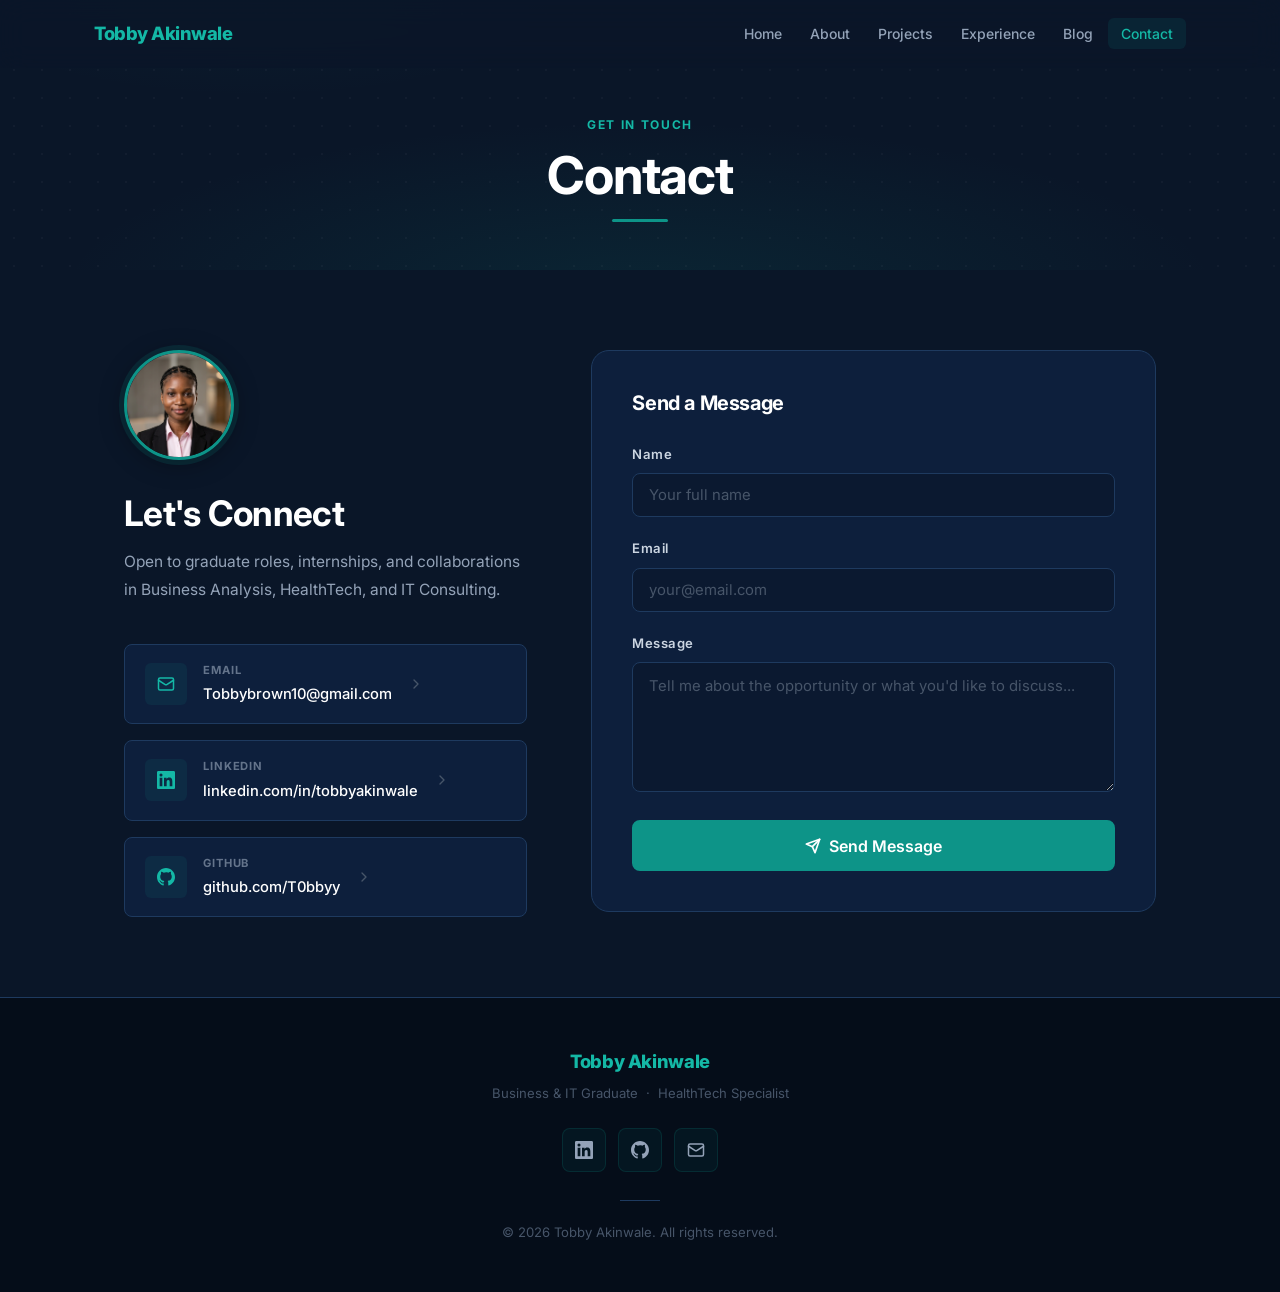
<file: contact.html>
<!DOCTYPE html>
<html lang="en">
<head>
  <meta charset="UTF-8" />
  <meta name="viewport" content="width=device-width, initial-scale=1.0" />
  <meta name="description" content="Contact Tobby Akinwale: open to graduate roles, internships, and collaborations in Business Analysis, HealthTech, and IT Consulting." />
  <title>Contact | Tobby Akinwale</title>
  <link rel="preconnect" href="https://fonts.googleapis.com" />
  <link rel="preconnect" href="https://fonts.gstatic.com" crossorigin />
  <link href="https://fonts.googleapis.com/css2?family=Inter:ital,wght@0,300;0,400;0,500;0,600;0,700;0,800;1,400&display=swap" rel="stylesheet" />
  <link rel="stylesheet" href="css/style.css" />
</head>
<body>

  <!-- ─── Navbar ─── -->
  <nav class="navbar" role="navigation" aria-label="Main navigation">
    <div class="nav-container">
      <a href="index.html" class="nav-logo">Tobby Akinwale</a>
      <ul class="nav-links" role="list">
        <li><a href="index.html">Home</a></li>
        <li><a href="about.html">About</a></li>
        <li><a href="projects.html">Projects</a></li>
        <li><a href="experience.html">Experience</a></li>
        <li><a href="blog.html">Blog</a></li>
        <li><a href="contact.html">Contact</a></li>
      </ul>
      <button class="hamburger" aria-label="Toggle navigation" aria-expanded="false">
        <span></span><span></span><span></span>
      </button>
    </div>
  </nav>
  <div class="nav-mobile" role="navigation" aria-label="Mobile navigation">
    <a href="index.html">Home</a>
    <a href="about.html">About</a>
    <a href="projects.html">Projects</a>
    <a href="experience.html">Experience</a>
    <a href="blog.html">Blog</a>
    <a href="contact.html">Contact</a>
  </div>

  <main>

    <!-- ─── Page Hero ─── -->
    <section class="page-hero" aria-label="Page title">
      <div class="page-hero-content">
        <span class="eyebrow">Get in touch</span>
        <h1>Contact</h1>
        <span class="page-divider" aria-hidden="true"></span>
      </div>
    </section>

    <!-- ─── Contact ─── -->
    <section class="contact-section section" aria-label="Contact information and form">
      <div class="container">
        <div class="contact-layout">

          <!-- Left: info -->
          <div class="fade-up">
            <div class="contact-headshot">
              <img
                src="assets/images/TobbyC.png"
                alt="Tobby Akinwale"
                width="400"
                height="533"
                loading="lazy"
              />
            </div>
            <div class="contact-info-head">
              <h2>Let's Connect</h2>
              <p>
                Open to graduate roles, internships, and collaborations in
                Business Analysis, HealthTech, and IT Consulting.
              </p>
            </div>
            <div class="contact-items">

              <a href="mailto:Tobbybrown10@gmail.com" class="contact-item">
                <div class="contact-item-icon" aria-hidden="true">
                  <svg width="18" height="18" viewBox="0 0 24 24" fill="none" stroke="currentColor" stroke-width="2" stroke-linecap="round" stroke-linejoin="round"><rect x="2" y="4" width="20" height="16" rx="2"/><path d="m22 7-8.97 5.7a1.94 1.94 0 0 1-2.06 0L2 7"/></svg>
                </div>
                <div class="contact-item-text">
                  <p class="contact-item-label">Email</p>
                  <p class="contact-item-value">Tobbybrown10@gmail.com</p>
                </div>
                <svg width="16" height="16" viewBox="0 0 24 24" fill="none" stroke="currentColor" stroke-width="2" stroke-linecap="round" stroke-linejoin="round" aria-hidden="true" style="color:var(--gray-600);flex-shrink:0;"><path d="m9 18 6-6-6-6"/></svg>
              </a>

              <a href="#" class="contact-item" target="_blank" rel="noopener noreferrer">
                <div class="contact-item-icon" aria-hidden="true">
                  <svg width="18" height="18" viewBox="0 0 24 24" fill="currentColor" aria-hidden="true"><path d="M20.447 20.452h-3.554v-5.569c0-1.328-.027-3.037-1.852-3.037-1.853 0-2.136 1.445-2.136 2.939v5.667H9.351V9h3.414v1.561h.046c.477-.9 1.637-1.85 3.37-1.85 3.601 0 4.267 2.37 4.267 5.455v6.286zM5.337 7.433a2.062 2.062 0 0 1-2.063-2.065 2.064 2.064 0 1 1 2.063 2.065zm1.782 13.019H3.555V9h3.564v11.452zM22.225 0H1.771C.792 0 0 .774 0 1.729v20.542C0 23.227.792 24 1.771 24h20.451C23.2 24 24 23.227 24 22.271V1.729C24 .774 23.2 0 22.222 0h.003z"/></svg>
                </div>
                <div class="contact-item-text">
                  <p class="contact-item-label">LinkedIn</p>
                  <p class="contact-item-value">linkedin.com/in/tobbyakinwale</p>
                </div>
                <svg width="16" height="16" viewBox="0 0 24 24" fill="none" stroke="currentColor" stroke-width="2" stroke-linecap="round" stroke-linejoin="round" aria-hidden="true" style="color:var(--gray-600);flex-shrink:0;"><path d="m9 18 6-6-6-6"/></svg>
              </a>

              <a href="https://github.com/T0bbyy" class="contact-item" target="_blank" rel="noopener noreferrer">
                <div class="contact-item-icon" aria-hidden="true">
                  <svg width="18" height="18" viewBox="0 0 24 24" fill="currentColor"><path d="M12 0C5.374 0 0 5.373 0 12c0 5.302 3.438 9.8 8.207 11.387.599.111.793-.261.793-.577v-2.234c-3.338.726-4.033-1.416-4.033-1.416-.546-1.387-1.333-1.756-1.333-1.756-1.089-.745.083-.729.083-.729 1.205.084 1.839 1.237 1.839 1.237 1.07 1.834 2.807 1.304 3.492.997.107-.775.418-1.305.762-1.604-2.665-.305-5.467-1.334-5.467-5.931 0-1.311.469-2.381 1.236-3.221-.124-.303-.535-1.524.117-3.176 0 0 1.008-.322 3.301 1.23A11.509 11.509 0 0 1 12 5.803c1.02.005 2.047.138 3.006.404 2.291-1.552 3.297-1.23 3.297-1.23.653 1.653.242 2.874.118 3.176.77.84 1.235 1.911 1.235 3.221 0 4.609-2.807 5.624-5.479 5.921.43.372.823 1.102.823 2.222v3.293c0 .319.192.694.801.576C20.566 21.797 24 17.3 24 12c0-6.627-5.373-12-12-12z"/></svg>
                </div>
                <div class="contact-item-text">
                  <p class="contact-item-label">GitHub</p>
                  <p class="contact-item-value">github.com/T0bbyy</p>
                </div>
                <svg width="16" height="16" viewBox="0 0 24 24" fill="none" stroke="currentColor" stroke-width="2" stroke-linecap="round" stroke-linejoin="round" aria-hidden="true" style="color:var(--gray-600);flex-shrink:0;"><path d="m9 18 6-6-6-6"/></svg>
              </a>

            </div>
          </div>

          <!-- Right: form -->
          <div class="fade-up fade-up-delay-2">
            <div class="contact-form-wrap">
              <h3>Send a Message</h3>
              <form class="contact-form" novalidate>
                <div class="form-group">
                  <label for="name">Name</label>
                  <input
                    type="text"
                    id="name"
                    name="name"
                    placeholder="Your full name"
                    required
                    autocomplete="name"
                  />
                </div>
                <div class="form-group">
                  <label for="email">Email</label>
                  <input
                    type="email"
                    id="email"
                    name="email"
                    placeholder="your@email.com"
                    required
                    autocomplete="email"
                  />
                </div>
                <div class="form-group">
                  <label for="message">Message</label>
                  <textarea
                    id="message"
                    name="message"
                    placeholder="Tell me about the opportunity or what you'd like to discuss..."
                    required
                  ></textarea>
                </div>
                <button type="submit" class="btn btn-primary form-submit">
                  <svg width="16" height="16" viewBox="0 0 24 24" fill="none" stroke="currentColor" stroke-width="2.5" stroke-linecap="round" stroke-linejoin="round" aria-hidden="true"><line x1="22" y1="2" x2="11" y2="13"/><polygon points="22 2 15 22 11 13 2 9 22 2"/></svg>
                  Send Message
                </button>
              </form>
              <div class="form-success" role="status" aria-live="polite">
                <div class="form-success-icon" aria-hidden="true">
                  <svg width="26" height="26" viewBox="0 0 24 24" fill="none" stroke="currentColor" stroke-width="2.5" stroke-linecap="round" stroke-linejoin="round"><polyline points="20 6 9 17 4 12"/></svg>
                </div>
                <h3>Message Received</h3>
                <p>Thank you for getting in touch. I'll get back to you as soon as possible.</p>
              </div>
            </div>
          </div>

        </div>
      </div>
    </section>

  </main>

  <!-- ─── Footer ─── -->
  <footer class="footer" role="contentinfo">
    <div class="footer-inner">
      <p class="footer-logo">Tobby Akinwale</p>
      <p class="footer-tagline">Business &amp; IT Graduate &nbsp;·&nbsp; HealthTech Specialist</p>
      <div class="footer-social">
        <a href="#" aria-label="LinkedIn" target="_blank" rel="noopener noreferrer">
          <svg width="18" height="18" viewBox="0 0 24 24" fill="currentColor" aria-hidden="true"><path d="M20.447 20.452h-3.554v-5.569c0-1.328-.027-3.037-1.852-3.037-1.853 0-2.136 1.445-2.136 2.939v5.667H9.351V9h3.414v1.561h.046c.477-.9 1.637-1.85 3.37-1.85 3.601 0 4.267 2.37 4.267 5.455v6.286zM5.337 7.433a2.062 2.062 0 0 1-2.063-2.065 2.064 2.064 0 1 1 2.063 2.065zm1.782 13.019H3.555V9h3.564v11.452zM22.225 0H1.771C.792 0 0 .774 0 1.729v20.542C0 23.227.792 24 1.771 24h20.451C23.2 24 24 23.227 24 22.271V1.729C24 .774 23.2 0 22.222 0h.003z"/></svg>
        </a>
        <a href="https://github.com/T0bbyy" aria-label="GitHub" target="_blank" rel="noopener noreferrer">
          <svg width="18" height="18" viewBox="0 0 24 24" fill="currentColor" aria-hidden="true"><path d="M12 0C5.374 0 0 5.373 0 12c0 5.302 3.438 9.8 8.207 11.387.599.111.793-.261.793-.577v-2.234c-3.338.726-4.033-1.416-4.033-1.416-.546-1.387-1.333-1.756-1.333-1.756-1.089-.745.083-.729.083-.729 1.205.084 1.839 1.237 1.839 1.237 1.07 1.834 2.807 1.304 3.492.997.107-.775.418-1.305.762-1.604-2.665-.305-5.467-1.334-5.467-5.931 0-1.311.469-2.381 1.236-3.221-.124-.303-.535-1.524.117-3.176 0 0 1.008-.322 3.301 1.23A11.509 11.509 0 0 1 12 5.803c1.02.005 2.047.138 3.006.404 2.291-1.552 3.297-1.23 3.297-1.23.653 1.653.242 2.874.118 3.176.77.84 1.235 1.911 1.235 3.221 0 4.609-2.807 5.624-5.479 5.921.43.372.823 1.102.823 2.222v3.293c0 .319.192.694.801.576C20.566 21.797 24 17.3 24 12c0-6.627-5.373-12-12-12z"/></svg>
        </a>
        <a href="mailto:Tobbybrown10@gmail.com" aria-label="Email">
          <svg width="18" height="18" viewBox="0 0 24 24" fill="none" stroke="currentColor" stroke-width="2" stroke-linecap="round" stroke-linejoin="round" aria-hidden="true"><rect x="2" y="4" width="20" height="16" rx="2"/><path d="m22 7-8.97 5.7a1.94 1.94 0 0 1-2.06 0L2 7"/></svg>
        </a>
      </div>
      <div class="footer-divider" aria-hidden="true"></div>
      <p class="footer-copy">&copy; 2026 Tobby Akinwale. All rights reserved.</p>
    </div>
  </footer>

  <script src="js/main.js"></script>
</body>
</html>
</file>
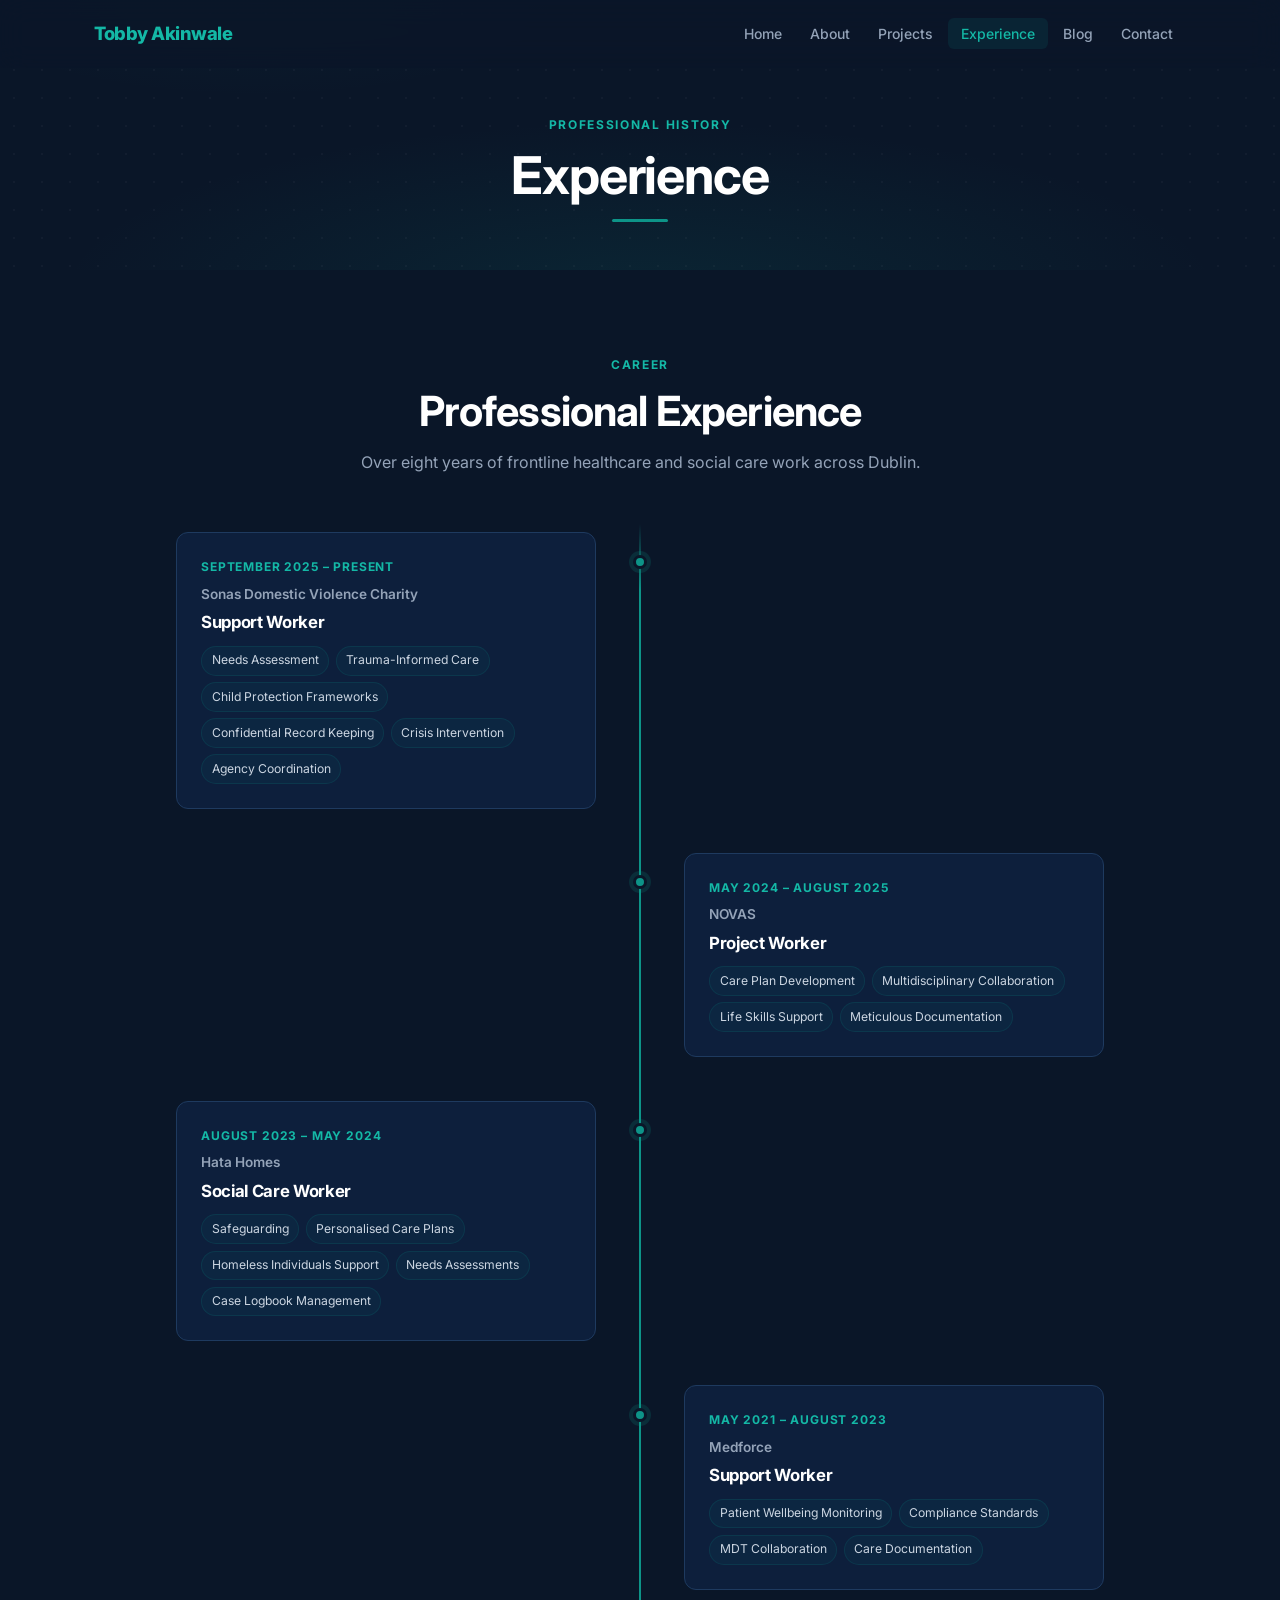
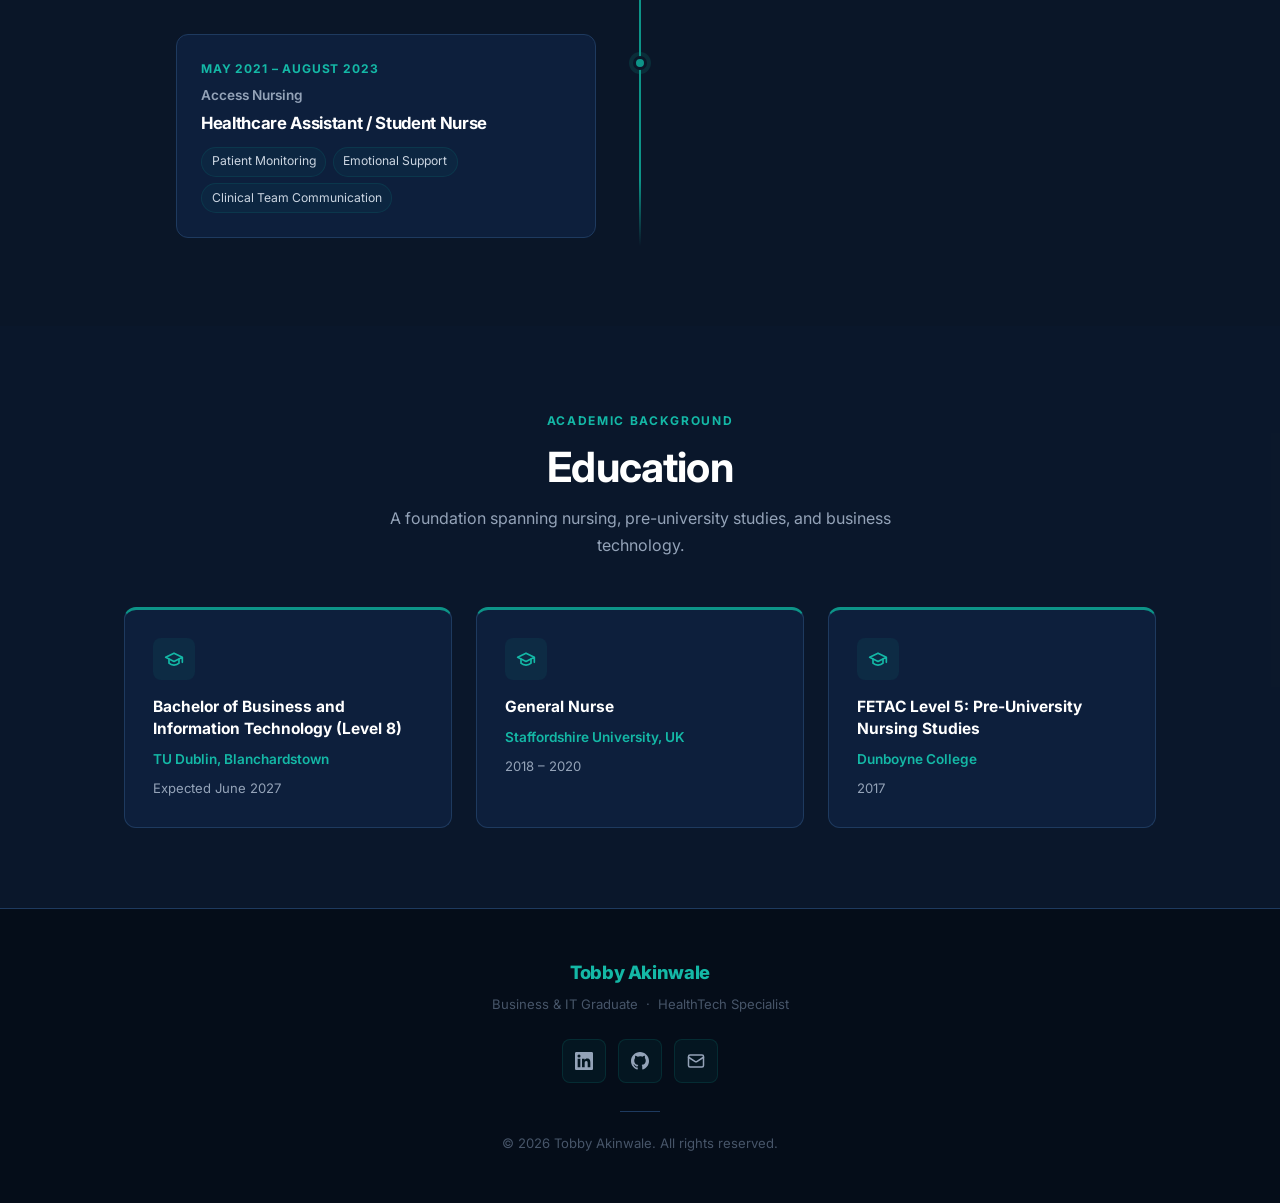
<file: experience.html>
<!DOCTYPE html>
<html lang="en">
<head>
  <meta charset="UTF-8" />
  <meta name="viewport" content="width=device-width, initial-scale=1.0" />
  <meta name="description" content="Experience and education of Tobby Akinwale: 8+ years across social care, healthcare, and nursing." />
  <title>Experience | Tobby Akinwale</title>
  <link rel="preconnect" href="https://fonts.googleapis.com" />
  <link rel="preconnect" href="https://fonts.gstatic.com" crossorigin />
  <link href="https://fonts.googleapis.com/css2?family=Inter:ital,wght@0,300;0,400;0,500;0,600;0,700;0,800;1,400&display=swap" rel="stylesheet" />
  <link rel="stylesheet" href="css/style.css" />
</head>
<body>

  <!-- ─── Navbar ─── -->
  <nav class="navbar" role="navigation" aria-label="Main navigation">
    <div class="nav-container">
      <a href="index.html" class="nav-logo">Tobby Akinwale</a>
      <ul class="nav-links" role="list">
        <li><a href="index.html">Home</a></li>
        <li><a href="about.html">About</a></li>
        <li><a href="projects.html">Projects</a></li>
        <li><a href="experience.html">Experience</a></li>
        <li><a href="blog.html">Blog</a></li>
        <li><a href="contact.html">Contact</a></li>
      </ul>
      <button class="hamburger" aria-label="Toggle navigation" aria-expanded="false">
        <span></span><span></span><span></span>
      </button>
    </div>
  </nav>
  <div class="nav-mobile" role="navigation" aria-label="Mobile navigation">
    <a href="index.html">Home</a>
    <a href="about.html">About</a>
    <a href="projects.html">Projects</a>
    <a href="experience.html">Experience</a>
    <a href="blog.html">Blog</a>
    <a href="contact.html">Contact</a>
  </div>

  <main>

    <!-- ─── Page Hero ─── -->
    <section class="page-hero" aria-label="Page title">
      <div class="page-hero-content">
        <span class="eyebrow">Professional history</span>
        <h1>Experience</h1>
        <span class="page-divider" aria-hidden="true"></span>
      </div>
    </section>

    <!-- ─── Timeline ─── -->
    <section class="timeline-section" aria-label="Work experience timeline">
      <div class="container">
        <div class="section-header fade-up">
          <span class="section-eyebrow">Career</span>
          <h2>Professional Experience</h2>
          <p>Over eight years of frontline healthcare and social care work across Dublin.</p>
        </div>

        <div class="timeline" role="list">

          <!-- Item 1 -->
          <div class="timeline-item fade-up" role="listitem">
            <div class="timeline-dot" aria-hidden="true"></div>
            <article class="timeline-card">
              <p class="timeline-date">September 2025 – Present</p>
              <p class="timeline-org">Sonas Domestic Violence Charity</p>
              <h3>Support Worker</h3>
              <div class="timeline-duties" role="list">
                <span class="duty-tag" role="listitem">Needs Assessment</span>
                <span class="duty-tag" role="listitem">Trauma-Informed Care</span>
                <span class="duty-tag" role="listitem">Child Protection Frameworks</span>
                <span class="duty-tag" role="listitem">Confidential Record Keeping</span>
                <span class="duty-tag" role="listitem">Crisis Intervention</span>
                <span class="duty-tag" role="listitem">Agency Coordination</span>
              </div>
            </article>
          </div>

          <!-- Item 2 -->
          <div class="timeline-item fade-up fade-up-delay-1" role="listitem">
            <div class="timeline-dot" aria-hidden="true"></div>
            <article class="timeline-card">
              <p class="timeline-date">May 2024 – August 2025</p>
              <p class="timeline-org">NOVAS</p>
              <h3>Project Worker</h3>
              <div class="timeline-duties" role="list">
                <span class="duty-tag" role="listitem">Care Plan Development</span>
                <span class="duty-tag" role="listitem">Multidisciplinary Collaboration</span>
                <span class="duty-tag" role="listitem">Life Skills Support</span>
                <span class="duty-tag" role="listitem">Meticulous Documentation</span>
              </div>
            </article>
          </div>

          <!-- Item 3 -->
          <div class="timeline-item fade-up fade-up-delay-2" role="listitem">
            <div class="timeline-dot" aria-hidden="true"></div>
            <article class="timeline-card">
              <p class="timeline-date">August 2023 – May 2024</p>
              <p class="timeline-org">Hata Homes</p>
              <h3>Social Care Worker</h3>
              <div class="timeline-duties" role="list">
                <span class="duty-tag" role="listitem">Safeguarding</span>
                <span class="duty-tag" role="listitem">Personalised Care Plans</span>
                <span class="duty-tag" role="listitem">Homeless Individuals Support</span>
                <span class="duty-tag" role="listitem">Needs Assessments</span>
                <span class="duty-tag" role="listitem">Case Logbook Management</span>
              </div>
            </article>
          </div>

          <!-- Item 4 -->
          <div class="timeline-item fade-up fade-up-delay-3" role="listitem">
            <div class="timeline-dot" aria-hidden="true"></div>
            <article class="timeline-card">
              <p class="timeline-date">May 2021 – August 2023</p>
              <p class="timeline-org">Medforce</p>
              <h3>Support Worker</h3>
              <div class="timeline-duties" role="list">
                <span class="duty-tag" role="listitem">Patient Wellbeing Monitoring</span>
                <span class="duty-tag" role="listitem">Compliance Standards</span>
                <span class="duty-tag" role="listitem">MDT Collaboration</span>
                <span class="duty-tag" role="listitem">Care Documentation</span>
              </div>
            </article>
          </div>

          <!-- Item 5 -->
          <div class="timeline-item fade-up fade-up-delay-4" role="listitem">
            <div class="timeline-dot" aria-hidden="true"></div>
            <article class="timeline-card">
              <p class="timeline-date">May 2021 – August 2023</p>
              <p class="timeline-org">Access Nursing</p>
              <h3>Healthcare Assistant / Student Nurse</h3>
              <div class="timeline-duties" role="list">
                <span class="duty-tag" role="listitem">Patient Monitoring</span>
                <span class="duty-tag" role="listitem">Emotional Support</span>
                <span class="duty-tag" role="listitem">Clinical Team Communication</span>
              </div>
            </article>
          </div>

        </div>
      </div>
    </section>

    <!-- ─── Education ─── -->
    <section class="education-section" aria-label="Education">
      <div class="container">
        <div class="section-header fade-up">
          <span class="section-eyebrow">Academic background</span>
          <h2>Education</h2>
          <p>A foundation spanning nursing, pre-university studies, and business technology.</p>
        </div>
        <div class="education-grid">

          <div class="edu-card fade-up fade-up-delay-1">
            <div class="edu-icon" aria-hidden="true">
              <svg width="20" height="20" viewBox="0 0 24 24" fill="none" stroke="currentColor" stroke-width="2" stroke-linecap="round" stroke-linejoin="round"><path d="M22 10v6M2 10l10-5 10 5-10 5z"/><path d="M6 12v5c3 3 9 3 12 0v-5"/></svg>
            </div>
            <p class="edu-degree">Bachelor of Business and Information Technology (Level 8)</p>
            <p class="edu-school">TU Dublin, Blanchardstown</p>
            <p class="edu-date">Expected June 2027</p>
          </div>

          <div class="edu-card fade-up fade-up-delay-2">
            <div class="edu-icon" aria-hidden="true">
              <svg width="20" height="20" viewBox="0 0 24 24" fill="none" stroke="currentColor" stroke-width="2" stroke-linecap="round" stroke-linejoin="round"><path d="M22 10v6M2 10l10-5 10 5-10 5z"/><path d="M6 12v5c3 3 9 3 12 0v-5"/></svg>
            </div>
            <p class="edu-degree">General Nurse</p>
            <p class="edu-school">Staffordshire University, UK</p>
            <p class="edu-date">2018 – 2020</p>
          </div>

          <div class="edu-card fade-up fade-up-delay-3">
            <div class="edu-icon" aria-hidden="true">
              <svg width="20" height="20" viewBox="0 0 24 24" fill="none" stroke="currentColor" stroke-width="2" stroke-linecap="round" stroke-linejoin="round"><path d="M22 10v6M2 10l10-5 10 5-10 5z"/><path d="M6 12v5c3 3 9 3 12 0v-5"/></svg>
            </div>
            <p class="edu-degree">FETAC Level 5: Pre-University Nursing Studies</p>
            <p class="edu-school">Dunboyne College</p>
            <p class="edu-date">2017</p>
          </div>

        </div>
      </div>
    </section>

  </main>

  <!-- ─── Footer ─── -->
  <footer class="footer" role="contentinfo">
    <div class="footer-inner">
      <p class="footer-logo">Tobby Akinwale</p>
      <p class="footer-tagline">Business &amp; IT Graduate &nbsp;·&nbsp; HealthTech Specialist</p>
      <div class="footer-social">
        <a href="#" aria-label="LinkedIn" target="_blank" rel="noopener noreferrer">
          <svg width="18" height="18" viewBox="0 0 24 24" fill="currentColor" aria-hidden="true"><path d="M20.447 20.452h-3.554v-5.569c0-1.328-.027-3.037-1.852-3.037-1.853 0-2.136 1.445-2.136 2.939v5.667H9.351V9h3.414v1.561h.046c.477-.9 1.637-1.85 3.37-1.85 3.601 0 4.267 2.37 4.267 5.455v6.286zM5.337 7.433a2.062 2.062 0 0 1-2.063-2.065 2.064 2.064 0 1 1 2.063 2.065zm1.782 13.019H3.555V9h3.564v11.452zM22.225 0H1.771C.792 0 0 .774 0 1.729v20.542C0 23.227.792 24 1.771 24h20.451C23.2 24 24 23.227 24 22.271V1.729C24 .774 23.2 0 22.222 0h.003z"/></svg>
        </a>
        <a href="https://github.com/T0bbyy" aria-label="GitHub" target="_blank" rel="noopener noreferrer">
          <svg width="18" height="18" viewBox="0 0 24 24" fill="currentColor" aria-hidden="true"><path d="M12 0C5.374 0 0 5.373 0 12c0 5.302 3.438 9.8 8.207 11.387.599.111.793-.261.793-.577v-2.234c-3.338.726-4.033-1.416-4.033-1.416-.546-1.387-1.333-1.756-1.333-1.756-1.089-.745.083-.729.083-.729 1.205.084 1.839 1.237 1.839 1.237 1.07 1.834 2.807 1.304 3.492.997.107-.775.418-1.305.762-1.604-2.665-.305-5.467-1.334-5.467-5.931 0-1.311.469-2.381 1.236-3.221-.124-.303-.535-1.524.117-3.176 0 0 1.008-.322 3.301 1.23A11.509 11.509 0 0 1 12 5.803c1.02.005 2.047.138 3.006.404 2.291-1.552 3.297-1.23 3.297-1.23.653 1.653.242 2.874.118 3.176.77.84 1.235 1.911 1.235 3.221 0 4.609-2.807 5.624-5.479 5.921.43.372.823 1.102.823 2.222v3.293c0 .319.192.694.801.576C20.566 21.797 24 17.3 24 12c0-6.627-5.373-12-12-12z"/></svg>
        </a>
        <a href="mailto:Tobbybrown10@gmail.com" aria-label="Email">
          <svg width="18" height="18" viewBox="0 0 24 24" fill="none" stroke="currentColor" stroke-width="2" stroke-linecap="round" stroke-linejoin="round" aria-hidden="true"><rect x="2" y="4" width="20" height="16" rx="2"/><path d="m22 7-8.97 5.7a1.94 1.94 0 0 1-2.06 0L2 7"/></svg>
        </a>
      </div>
      <div class="footer-divider" aria-hidden="true"></div>
      <p class="footer-copy">&copy; 2026 Tobby Akinwale. All rights reserved.</p>
    </div>
  </footer>

  <script src="js/main.js"></script>
</body>
</html>
</file>
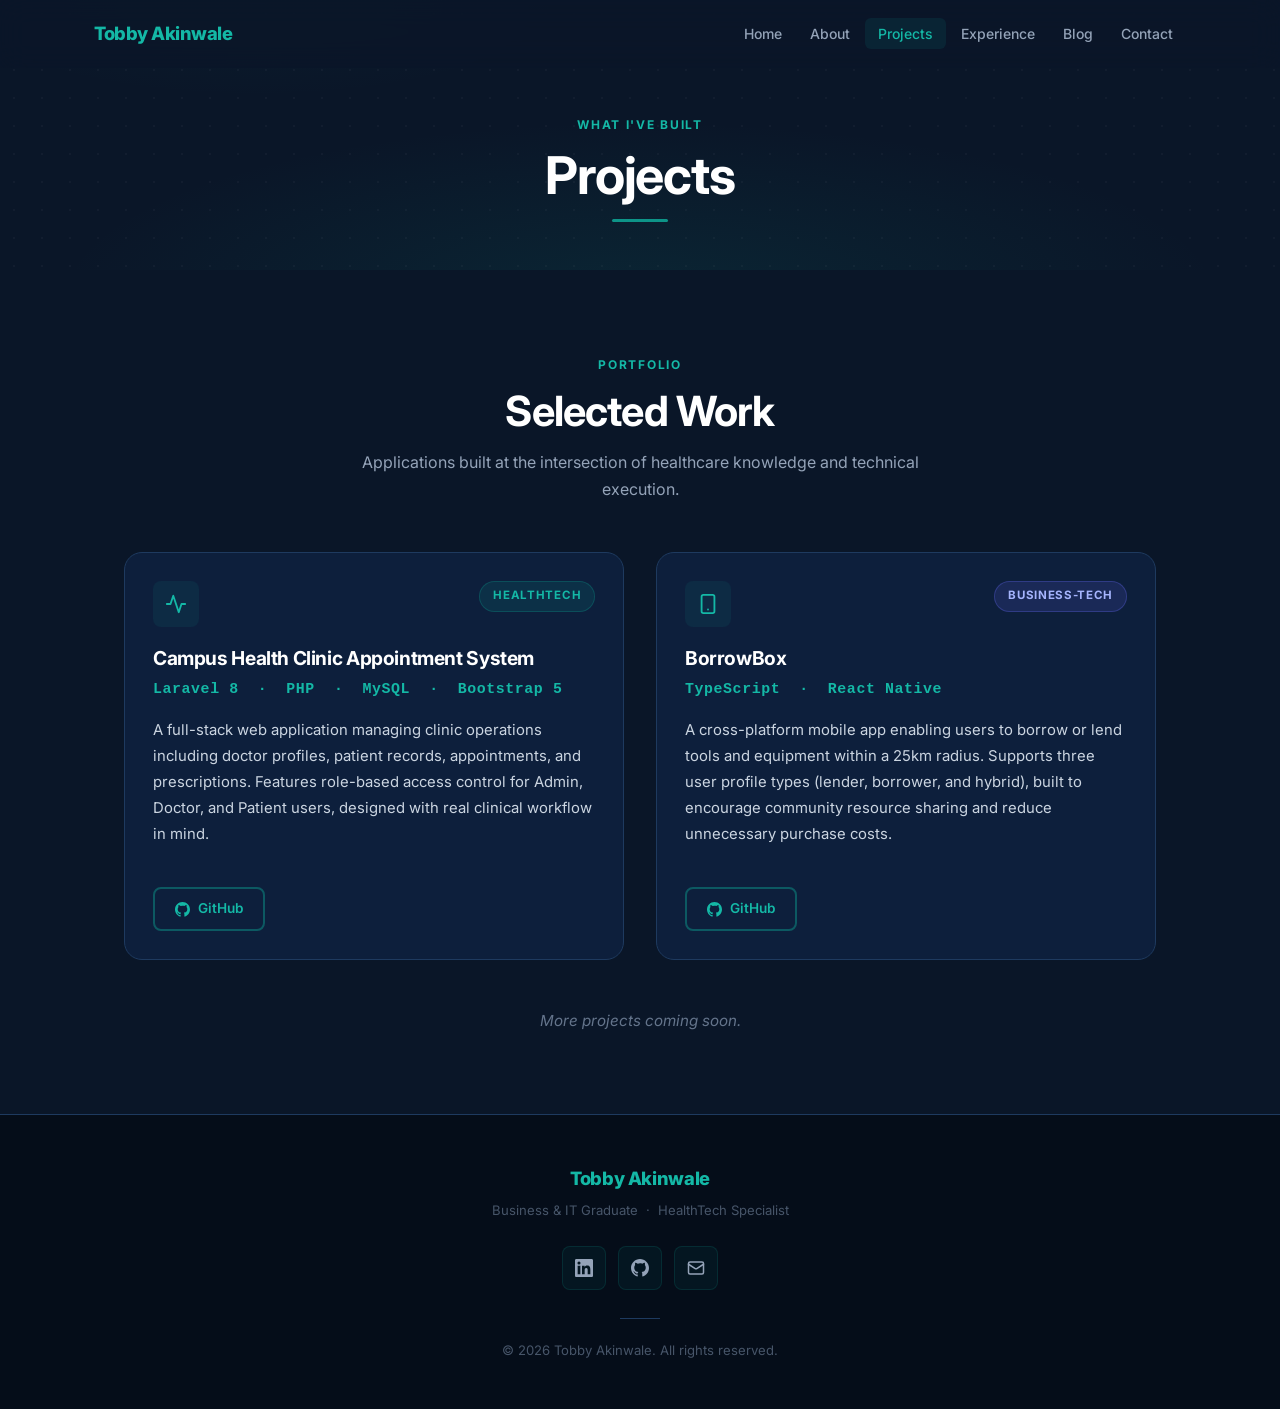
<file: projects.html>
<!DOCTYPE html>
<html lang="en">
<head>
  <meta charset="UTF-8" />
  <meta name="viewport" content="width=device-width, initial-scale=1.0" />
  <meta name="description" content="Projects by Tobby Akinwale: HealthTech and Business-Tech applications built with modern web and mobile technologies." />
  <title>Projects | Tobby Akinwale</title>
  <link rel="preconnect" href="https://fonts.googleapis.com" />
  <link rel="preconnect" href="https://fonts.gstatic.com" crossorigin />
  <link href="https://fonts.googleapis.com/css2?family=Inter:ital,wght@0,300;0,400;0,500;0,600;0,700;0,800;1,400&display=swap" rel="stylesheet" />
  <link rel="stylesheet" href="css/style.css" />
</head>
<body>

  <!-- ─── Navbar ─── -->
  <nav class="navbar" role="navigation" aria-label="Main navigation">
    <div class="nav-container">
      <a href="index.html" class="nav-logo">Tobby Akinwale</a>
      <ul class="nav-links" role="list">
        <li><a href="index.html">Home</a></li>
        <li><a href="about.html">About</a></li>
        <li><a href="projects.html">Projects</a></li>
        <li><a href="experience.html">Experience</a></li>
        <li><a href="blog.html">Blog</a></li>
        <li><a href="contact.html">Contact</a></li>
      </ul>
      <button class="hamburger" aria-label="Toggle navigation" aria-expanded="false">
        <span></span><span></span><span></span>
      </button>
    </div>
  </nav>
  <div class="nav-mobile" role="navigation" aria-label="Mobile navigation">
    <a href="index.html">Home</a>
    <a href="about.html">About</a>
    <a href="projects.html">Projects</a>
    <a href="experience.html">Experience</a>
    <a href="blog.html">Blog</a>
    <a href="contact.html">Contact</a>
  </div>

  <main>

    <!-- ─── Page Hero ─── -->
    <section class="page-hero" aria-label="Page title">
      <div class="page-hero-content">
        <span class="eyebrow">What I've built</span>
        <h1>Projects</h1>
        <span class="page-divider" aria-hidden="true"></span>
      </div>
    </section>

    <!-- ─── Projects ─── -->
    <section class="projects-section" aria-label="Project portfolio">
      <div class="container">
        <div class="section-header fade-up">
          <span class="section-eyebrow">Portfolio</span>
          <h2>Selected Work</h2>
          <p>Applications built at the intersection of healthcare knowledge and technical execution.</p>
        </div>
        <div class="projects-grid">

          <!-- Project 1 -->
          <article class="project-card fade-up fade-up-delay-1">
            <div class="project-card-top">
              <div class="project-icon" aria-hidden="true">
                <svg width="22" height="22" viewBox="0 0 24 24" fill="none" stroke="currentColor" stroke-width="2" stroke-linecap="round" stroke-linejoin="round"><path d="M22 12h-4l-3 9L9 3l-3 9H2"/></svg>
              </div>
              <span class="project-badge badge-healthtech">HealthTech</span>
            </div>
            <div class="project-body">
              <h3>Campus Health Clinic Appointment System</h3>
              <p class="project-stack">Laravel 8 &nbsp;·&nbsp; PHP &nbsp;·&nbsp; MySQL &nbsp;·&nbsp; Bootstrap 5</p>
              <p>
                A full-stack web application managing clinic operations including doctor profiles, patient records,
                appointments, and prescriptions. Features role-based access control for Admin, Doctor, and Patient
                users, designed with real clinical workflow in mind.
              </p>
            </div>
            <div class="project-footer">
              <a href="#" class="btn btn-teal-outline" aria-label="View Campus Health Clinic project on GitHub">
                <svg width="15" height="15" viewBox="0 0 24 24" fill="currentColor" aria-hidden="true"><path d="M12 0C5.374 0 0 5.373 0 12c0 5.302 3.438 9.8 8.207 11.387.599.111.793-.261.793-.577v-2.234c-3.338.726-4.033-1.416-4.033-1.416-.546-1.387-1.333-1.756-1.333-1.756-1.089-.745.083-.729.083-.729 1.205.084 1.839 1.237 1.839 1.237 1.07 1.834 2.807 1.304 3.492.997.107-.775.418-1.305.762-1.604-2.665-.305-5.467-1.334-5.467-5.931 0-1.311.469-2.381 1.236-3.221-.124-.303-.535-1.524.117-3.176 0 0 1.008-.322 3.301 1.23A11.509 11.509 0 0 1 12 5.803c1.02.005 2.047.138 3.006.404 2.291-1.552 3.297-1.23 3.297-1.23.653 1.653.242 2.874.118 3.176.77.84 1.235 1.911 1.235 3.221 0 4.609-2.807 5.624-5.479 5.921.43.372.823 1.102.823 2.222v3.293c0 .319.192.694.801.576C20.566 21.797 24 17.3 24 12c0-6.627-5.373-12-12-12z"/></svg>
                GitHub
              </a>
            </div>
          </article>

          <!-- Project 2 -->
          <article class="project-card fade-up fade-up-delay-2">
            <div class="project-card-top">
              <div class="project-icon" aria-hidden="true">
                <svg width="22" height="22" viewBox="0 0 24 24" fill="none" stroke="currentColor" stroke-width="2" stroke-linecap="round" stroke-linejoin="round"><rect x="5" y="2" width="14" height="20" rx="2" ry="2"/><path d="M12 18h.01"/></svg>
              </div>
              <span class="project-badge badge-business">Business-Tech</span>
            </div>
            <div class="project-body">
              <h3>BorrowBox</h3>
              <p class="project-stack">TypeScript &nbsp;·&nbsp; React Native</p>
              <p>
                A cross-platform mobile app enabling users to borrow or lend tools and equipment within a 25km
                radius. Supports three user profile types (lender, borrower, and hybrid), built to encourage
                community resource sharing and reduce unnecessary purchase costs.
              </p>
            </div>
            <div class="project-footer">
              <a href="#" class="btn btn-teal-outline" aria-label="View BorrowBox project on GitHub">
                <svg width="15" height="15" viewBox="0 0 24 24" fill="currentColor" aria-hidden="true"><path d="M12 0C5.374 0 0 5.373 0 12c0 5.302 3.438 9.8 8.207 11.387.599.111.793-.261.793-.577v-2.234c-3.338.726-4.033-1.416-4.033-1.416-.546-1.387-1.333-1.756-1.333-1.756-1.089-.745.083-.729.083-.729 1.205.084 1.839 1.237 1.839 1.237 1.07 1.834 2.807 1.304 3.492.997.107-.775.418-1.305.762-1.604-2.665-.305-5.467-1.334-5.467-5.931 0-1.311.469-2.381 1.236-3.221-.124-.303-.535-1.524.117-3.176 0 0 1.008-.322 3.301 1.23A11.509 11.509 0 0 1 12 5.803c1.02.005 2.047.138 3.006.404 2.291-1.552 3.297-1.23 3.297-1.23.653 1.653.242 2.874.118 3.176.77.84 1.235 1.911 1.235 3.221 0 4.609-2.807 5.624-5.479 5.921.43.372.823 1.102.823 2.222v3.293c0 .319.192.694.801.576C20.566 21.797 24 17.3 24 12c0-6.627-5.373-12-12-12z"/></svg>
                GitHub
              </a>
            </div>
          </article>

        </div>

        <p class="projects-note fade-up">More projects coming soon.</p>
      </div>
    </section>

  </main>

  <!-- ─── Footer ─── -->
  <footer class="footer" role="contentinfo">
    <div class="footer-inner">
      <p class="footer-logo">Tobby Akinwale</p>
      <p class="footer-tagline">Business &amp; IT Graduate &nbsp;·&nbsp; HealthTech Specialist</p>
      <div class="footer-social">
        <a href="#" aria-label="LinkedIn" target="_blank" rel="noopener noreferrer">
          <svg width="18" height="18" viewBox="0 0 24 24" fill="currentColor" aria-hidden="true"><path d="M20.447 20.452h-3.554v-5.569c0-1.328-.027-3.037-1.852-3.037-1.853 0-2.136 1.445-2.136 2.939v5.667H9.351V9h3.414v1.561h.046c.477-.9 1.637-1.85 3.37-1.85 3.601 0 4.267 2.37 4.267 5.455v6.286zM5.337 7.433a2.062 2.062 0 0 1-2.063-2.065 2.064 2.064 0 1 1 2.063 2.065zm1.782 13.019H3.555V9h3.564v11.452zM22.225 0H1.771C.792 0 0 .774 0 1.729v20.542C0 23.227.792 24 1.771 24h20.451C23.2 24 24 23.227 24 22.271V1.729C24 .774 23.2 0 22.222 0h.003z"/></svg>
        </a>
        <a href="https://github.com/T0bbyy" aria-label="GitHub" target="_blank" rel="noopener noreferrer">
          <svg width="18" height="18" viewBox="0 0 24 24" fill="currentColor" aria-hidden="true"><path d="M12 0C5.374 0 0 5.373 0 12c0 5.302 3.438 9.8 8.207 11.387.599.111.793-.261.793-.577v-2.234c-3.338.726-4.033-1.416-4.033-1.416-.546-1.387-1.333-1.756-1.333-1.756-1.089-.745.083-.729.083-.729 1.205.084 1.839 1.237 1.839 1.237 1.07 1.834 2.807 1.304 3.492.997.107-.775.418-1.305.762-1.604-2.665-.305-5.467-1.334-5.467-5.931 0-1.311.469-2.381 1.236-3.221-.124-.303-.535-1.524.117-3.176 0 0 1.008-.322 3.301 1.23A11.509 11.509 0 0 1 12 5.803c1.02.005 2.047.138 3.006.404 2.291-1.552 3.297-1.23 3.297-1.23.653 1.653.242 2.874.118 3.176.77.84 1.235 1.911 1.235 3.221 0 4.609-2.807 5.624-5.479 5.921.43.372.823 1.102.823 2.222v3.293c0 .319.192.694.801.576C20.566 21.797 24 17.3 24 12c0-6.627-5.373-12-12-12z"/></svg>
        </a>
        <a href="mailto:Tobbybrown10@gmail.com" aria-label="Email">
          <svg width="18" height="18" viewBox="0 0 24 24" fill="none" stroke="currentColor" stroke-width="2" stroke-linecap="round" stroke-linejoin="round" aria-hidden="true"><rect x="2" y="4" width="20" height="16" rx="2"/><path d="m22 7-8.97 5.7a1.94 1.94 0 0 1-2.06 0L2 7"/></svg>
        </a>
      </div>
      <div class="footer-divider" aria-hidden="true"></div>
      <p class="footer-copy">&copy; 2026 Tobby Akinwale. All rights reserved.</p>
    </div>
  </footer>

  <script src="js/main.js"></script>
</body>
</html>
</file>
<file: css/style.css>
/* ============================================================
   TOBBY AKINWALE PORTFOLIO — MAIN STYLESHEET
   ============================================================ */

@import url('https://fonts.googleapis.com/css2?family=Inter:ital,wght@0,300;0,400;0,500;0,600;0,700;0,800;1,400&display=swap');

/* ─── 1. Variables & Reset ─── */
:root {
  --navy:        #0A1628;
  --navy-700:    #0D1F3C;
  --navy-600:    #0f2244;
  --navy-border: #1E3A5F;
  --teal:        #0D9488;
  --teal-400:    #14B8A6;
  --teal-600:    #0A7569;
  --white:       #FFFFFF;
  --gray-100:    #F1F5F9;
  --gray-200:    #E2E8F0;
  --gray-300:    #CBD5E1;
  --gray-400:    #94A3B8;
  --gray-500:    #64748B;
  --gray-600:    #475569;
  --indigo-300:  #a5b4fc;
  --indigo-bg:   rgba(99,102,241,0.15);
  --indigo-bdr:  rgba(99,102,241,0.3);
  --font:        'Inter', -apple-system, BlinkMacSystemFont, 'Segoe UI', sans-serif;
  --ease:        0.3s ease;
  --radius-xs:   6px;
  --radius-sm:   8px;
  --radius:      12px;
  --radius-lg:   18px;
  --shadow:      0 4px 24px rgba(0,0,0,0.35);
  --shadow-teal: 0 8px 40px rgba(13,148,136,0.2);
  --nav-h:       68px;
}

*, *::before, *::after { box-sizing: border-box; margin: 0; padding: 0; }
html { scroll-behavior: smooth; font-size: 16px; }

body {
  font-family: var(--font);
  background: var(--navy);
  color: var(--white);
  line-height: 1.7;
  overflow-x: hidden;
  -webkit-font-smoothing: antialiased;
}

a    { text-decoration: none; color: inherit; }
ul   { list-style: none; }
img  { max-width: 100%; display: block; }
button { cursor: pointer; font-family: var(--font); }

/* ─── 2. Typography ─── */
h1, h2, h3, h4 { line-height: 1.2; font-weight: 700; letter-spacing: -0.02em; }
h1 { font-size: clamp(2.4rem, 6vw, 4.5rem); }
h2 { font-size: clamp(1.75rem, 4vw, 2.6rem); }
h3 { font-size: clamp(1.1rem, 2.5vw, 1.4rem); }
h4 { font-size: 1rem; font-weight: 600; }
p  { color: var(--gray-300); }

/* ─── 3. Layout Utilities ─── */
.container {
  max-width: 1080px;
  margin: 0 auto;
  padding: 0 1.5rem;
}

.section { padding: 5rem 0; }

.section-eyebrow {
  display: inline-block;
  color: var(--teal-400);
  font-size: 0.75rem;
  font-weight: 700;
  letter-spacing: 0.14em;
  text-transform: uppercase;
  margin-bottom: 0.75rem;
}

.section-header {
  text-align: center;
  margin-bottom: 3rem;
}

.section-header h2 { margin-bottom: 0.75rem; }

.section-header p {
  max-width: 560px;
  margin: 0 auto;
  color: var(--gray-400);
  font-size: 1rem;
}

.teal { color: var(--teal-400); }

/* Divider bar */
.divider {
  display: block;
  width: 56px;
  height: 3px;
  background: var(--teal);
  border-radius: 2px;
  margin: 1rem auto 0;
}

/* ─── 4. Buttons ─── */
.btn {
  display: inline-flex;
  align-items: center;
  justify-content: center;
  gap: 0.5rem;
  padding: 0.75rem 1.75rem;
  border-radius: var(--radius-sm);
  font-size: 0.92rem;
  font-weight: 600;
  transition: all var(--ease);
  border: 2px solid transparent;
  white-space: nowrap;
}

.btn-primary {
  background: var(--teal);
  color: var(--white);
  border-color: var(--teal);
}
.btn-primary:hover {
  background: var(--teal-400);
  border-color: var(--teal-400);
  transform: translateY(-2px);
  box-shadow: var(--shadow-teal);
}

.btn-outline {
  background: transparent;
  color: var(--white);
  border-color: rgba(255,255,255,0.4);
}
.btn-outline:hover {
  background: rgba(255,255,255,0.08);
  border-color: var(--white);
  transform: translateY(-2px);
}

.btn-teal-outline {
  background: transparent;
  color: var(--teal-400);
  border-color: rgba(13,148,136,0.5);
  font-size: 0.85rem;
  padding: 0.55rem 1.25rem;
}
.btn-teal-outline:hover {
  background: var(--teal);
  color: var(--white);
  border-color: var(--teal);
  transform: translateY(-2px);
}

/* ─── 5. Navbar ─── */
.navbar {
  position: fixed;
  top: 0; left: 0; right: 0;
  z-index: 1000;
  height: var(--nav-h);
  display: flex;
  align-items: center;
  background: rgba(10,22,40,0.8);
  backdrop-filter: blur(14px);
  -webkit-backdrop-filter: blur(14px);
  border-bottom: 1px solid transparent;
  transition: background var(--ease), border-color var(--ease);
}

.navbar.scrolled {
  background: rgba(10,22,40,0.97);
  border-bottom-color: var(--navy-border);
}

.nav-container {
  max-width: 1140px;
  margin: 0 auto;
  padding: 0 1.5rem;
  width: 100%;
  display: flex;
  align-items: center;
  justify-content: space-between;
}

.nav-logo {
  font-size: 1.15rem;
  font-weight: 800;
  color: var(--teal-400);
  letter-spacing: -0.025em;
  transition: color var(--ease);
  flex-shrink: 0;
}
.nav-logo:hover { color: var(--white); }

.nav-links {
  display: flex;
  align-items: center;
  gap: 0.15rem;
}

.nav-links a {
  padding: 0.45rem 0.8rem;
  border-radius: var(--radius-xs);
  font-size: 0.875rem;
  font-weight: 500;
  color: var(--gray-400);
  transition: color var(--ease), background var(--ease);
}
.nav-links a:hover {
  color: var(--white);
  background: rgba(255,255,255,0.06);
}
.nav-links a.active {
  color: var(--teal-400);
  background: rgba(13,148,136,0.12);
}

/* Hamburger button */
.hamburger {
  display: none;
  flex-direction: column;
  justify-content: center;
  gap: 5px;
  width: 38px;
  height: 38px;
  background: transparent;
  border: 1px solid rgba(255,255,255,0.1);
  padding: 6px;
  border-radius: var(--radius-xs);
  transition: background var(--ease), border-color var(--ease);
}
.hamburger:hover {
  background: rgba(255,255,255,0.06);
  border-color: rgba(255,255,255,0.2);
}
.hamburger span {
  display: block;
  width: 100%;
  height: 2px;
  background: var(--white);
  border-radius: 2px;
  transition: all var(--ease);
  transform-origin: center;
}
.hamburger.open span:nth-child(1) { transform: translateY(7px) rotate(45deg); }
.hamburger.open span:nth-child(2) { opacity: 0; transform: scaleX(0); }
.hamburger.open span:nth-child(3) { transform: translateY(-7px) rotate(-45deg); }

/* Mobile nav drawer */
.nav-mobile {
  display: none;
  flex-direction: column;
  gap: 0.25rem;
  position: fixed;
  top: var(--nav-h);
  left: 0;
  right: 0;
  background: rgba(8,18,33,0.98);
  backdrop-filter: blur(20px);
  -webkit-backdrop-filter: blur(20px);
  border-bottom: 1px solid var(--navy-border);
  padding: 1rem 1.25rem 1.5rem;
  z-index: 999;
}
.nav-mobile.open {
  display: flex;
  animation: mobileSlide 0.25s ease;
}
@keyframes mobileSlide {
  from { opacity: 0; transform: translateY(-8px); }
  to   { opacity: 1; transform: translateY(0); }
}
.nav-mobile a {
  padding: 0.75rem 1rem;
  border-radius: var(--radius-sm);
  font-size: 1rem;
  font-weight: 500;
  color: var(--gray-300);
  border-left: 3px solid transparent;
  transition: all var(--ease);
}
.nav-mobile a:hover,
.nav-mobile a.active {
  color: var(--teal-400);
  background: rgba(13,148,136,0.08);
  border-left-color: var(--teal);
}

/* ─── 6. Home Hero ─── */
.hero {
  min-height: 100vh;
  display: flex;
  align-items: center;
  justify-content: center;
  position: relative;
  padding: calc(var(--nav-h) + 3rem) 1.5rem 5rem;
  text-align: center;
  overflow: hidden;
}

.hero-bg {
  position: absolute;
  inset: 0;
  pointer-events: none;
  overflow: hidden;
}
.hero-bg::before {
  content: '';
  position: absolute;
  width: 900px;
  height: 900px;
  background: radial-gradient(circle, rgba(13,148,136,0.14) 0%, transparent 65%);
  top: 50%;
  left: 50%;
  transform: translate(-50%, -55%);
  animation: heroGlow 6s ease-in-out infinite alternate;
}
.hero-bg::after {
  content: '';
  position: absolute;
  inset: 0;
  background-image: radial-gradient(rgba(255,255,255,0.035) 1px, transparent 1px);
  background-size: 30px 30px;
}
@keyframes heroGlow {
  from { opacity: 0.7; transform: translate(-50%, -55%) scale(1); }
  to   { opacity: 1;   transform: translate(-50%, -52%) scale(1.05); }
}

.hero-content {
  position: relative;
  z-index: 1;
  max-width: 780px;
  animation: heroFadeIn 0.8s ease both;
}
@keyframes heroFadeIn {
  from { opacity: 0; transform: translateY(20px); }
  to   { opacity: 1; transform: translateY(0); }
}

.hero-badge {
  display: inline-flex;
  align-items: center;
  gap: 0.5rem;
  background: rgba(13,148,136,0.12);
  border: 1px solid rgba(13,148,136,0.35);
  color: var(--teal-400);
  padding: 0.4rem 1.1rem;
  border-radius: 100px;
  font-size: 0.78rem;
  font-weight: 700;
  letter-spacing: 0.1em;
  text-transform: uppercase;
  margin-bottom: 1.75rem;
  animation: heroFadeIn 0.6s ease 0.1s both;
}
.hero-badge-dot {
  width: 6px;
  height: 6px;
  border-radius: 50%;
  background: var(--teal-400);
  animation: blink 2s ease-in-out infinite;
}
@keyframes blink {
  0%, 100% { opacity: 1; }
  50%       { opacity: 0.3; }
}

.hero h1 {
  margin-bottom: 1rem;
  animation: heroFadeIn 0.6s ease 0.2s both;
}
.hero h1 .name-teal { color: var(--teal-400); }

.hero-subtitle {
  font-size: clamp(0.95rem, 2.2vw, 1.2rem);
  color: var(--gray-400);
  font-weight: 500;
  letter-spacing: 0.02em;
  margin-bottom: 1.5rem;
  animation: heroFadeIn 0.6s ease 0.3s both;
}

.hero-tagline {
  font-size: clamp(1rem, 1.8vw, 1.1rem);
  color: var(--gray-300);
  max-width: 620px;
  margin: 0 auto 2.75rem;
  line-height: 1.85;
  font-style: italic;
  animation: heroFadeIn 0.6s ease 0.4s both;
}
.hero-tagline em { color: var(--teal-400); font-style: normal; font-weight: 600; }

.hero-cta {
  display: flex;
  justify-content: center;
  gap: 1rem;
  flex-wrap: wrap;
  animation: heroFadeIn 0.6s ease 0.5s both;
}

.scroll-hint {
  position: absolute;
  bottom: 2.5rem;
  left: 50%;
  transform: translateX(-50%);
  display: flex;
  flex-direction: column;
  align-items: center;
  gap: 0.4rem;
  color: var(--gray-500);
  font-size: 0.7rem;
  font-weight: 600;
  letter-spacing: 0.1em;
  text-transform: uppercase;
  animation: scrollBounce 2.5s ease-in-out infinite;
}
@keyframes scrollBounce {
  0%, 100% { transform: translateX(-50%) translateY(0); }
  50%       { transform: translateX(-50%) translateY(7px); }
}

/* ─── 7. Page Hero Banner ─── */
.page-hero {
  min-height: 30vh;
  display: flex;
  align-items: flex-end;
  justify-content: center;
  padding: calc(var(--nav-h) + 2.5rem) 1.5rem 3rem;
  position: relative;
  overflow: hidden;
}
.page-hero::before {
  content: '';
  position: absolute;
  inset: 0;
  background:
    radial-gradient(ellipse 70% 100% at 50% 110%, rgba(13,148,136,0.12) 0%, transparent 65%),
    radial-gradient(ellipse 40% 60% at 20% 0%, rgba(13,148,136,0.05) 0%, transparent 60%);
  pointer-events: none;
}
.page-hero::after {
  content: '';
  position: absolute;
  inset: 0;
  background-image: radial-gradient(rgba(255,255,255,0.03) 1px, transparent 1px);
  background-size: 28px 28px;
  pointer-events: none;
}
.page-hero-content {
  position: relative;
  z-index: 1;
  text-align: center;
}
.page-hero-content .eyebrow {
  color: var(--teal-400);
  font-size: 0.75rem;
  font-weight: 700;
  letter-spacing: 0.14em;
  text-transform: uppercase;
  margin-bottom: 0.6rem;
  display: block;
}
.page-hero-content h1 {
  font-size: clamp(2rem, 5vw, 3.25rem);
  margin-bottom: 0.75rem;
}
.page-divider {
  display: block;
  width: 56px;
  height: 3px;
  background: var(--teal);
  border-radius: 2px;
  margin: 0 auto;
}

/* ─── 8. Cards (generic) ─── */
.card {
  background: var(--navy-700);
  border: 1px solid var(--navy-border);
  border-radius: var(--radius);
  padding: 2rem;
  transition: transform var(--ease), box-shadow var(--ease), border-color var(--ease);
}
.card:hover {
  transform: translateY(-5px);
  box-shadow: var(--shadow-teal);
  border-color: rgba(13,148,136,0.4);
}
.card-icon {
  width: 50px;
  height: 50px;
  background: rgba(13,148,136,0.1);
  border-radius: var(--radius-sm);
  display: flex;
  align-items: center;
  justify-content: center;
  margin-bottom: 1.25rem;
  color: var(--teal-400);
}
.card h3 { margin-bottom: 0.65rem; }

/* ─── 9. Home — Intro Cards ─── */
.intro-section {
  padding: 4.5rem 0 6rem;
  background: rgba(11,25,46,0.6);
}
.intro-section .section-header { margin-bottom: 2.5rem; }
.intro-grid {
  display: grid;
  grid-template-columns: repeat(3, 1fr);
  gap: 1.5rem;
}

/* ─── 10. About — Bio ─── */
.bio-section { padding: 5rem 0; }

.bio-grid {
  display: grid;
  grid-template-columns: 340px 1fr;
  gap: 4.5rem;
  align-items: start;
}

/* Photo column */
.bio-photo-wrap {
  position: sticky;
  top: calc(var(--nav-h) + 2rem);
}
.bio-photo-frame {
  position: relative;
  border-radius: var(--radius-lg);
  overflow: hidden;
  /* teal accent border on left + bottom */
  box-shadow:
    -4px 4px 0 0 var(--teal),
    var(--shadow);
}
.bio-photo-frame::before {
  /* subtle gradient overlay at the very bottom */
  content: '';
  position: absolute;
  bottom: 0; left: 0; right: 0;
  height: 80px;
  background: linear-gradient(to top, rgba(10,22,40,0.55), transparent);
  z-index: 1;
  pointer-events: none;
}
.bio-photo-frame img {
  display: block;
  width: 100%;
  height: auto;
  object-fit: cover;
  border-radius: var(--radius-lg);
  transition: transform 0.5s ease;
}
.bio-photo-frame:hover img {
  transform: scale(1.02);
}
.bio-photo-caption {
  margin-top: 1rem;
  text-align: center;
  font-size: 0.8rem;
  color: var(--gray-500);
  letter-spacing: 0.05em;
  text-transform: uppercase;
  font-weight: 600;
}

/* Text column */
.bio-text h2 { margin-bottom: 1.5rem; }
.bio-text p {
  font-size: 1.05rem;
  color: var(--gray-300);
  line-height: 1.9;
  margin-bottom: 1.25rem;
}
.bio-text p:last-child { margin-bottom: 0; }
.bio-pullquote {
  margin: 2rem 0;
  padding: 1.4rem 1.75rem;
  background: rgba(13,148,136,0.07);
  border-left: 4px solid var(--teal);
  border-radius: 0 var(--radius) var(--radius) 0;
  font-size: 1.05rem;
  font-style: italic;
  color: var(--gray-100);
  line-height: 1.85;
}
.bio-pullquote strong { color: var(--teal-400); font-style: normal; }

/* ─── 11. About — Differentiators ─── */
.diff-section {
  padding: 5rem 0;
  background: rgba(11,25,46,0.5);
}
.diff-grid {
  display: grid;
  grid-template-columns: repeat(5, 1fr);
  gap: 1.25rem;
}
.diff-card {
  background: var(--navy-700);
  border: 1px solid var(--navy-border);
  border-radius: var(--radius);
  padding: 1.75rem 1.25rem;
  text-align: center;
  transition: all var(--ease);
}
.diff-card:hover {
  border-color: var(--teal);
  transform: translateY(-4px);
  box-shadow: var(--shadow-teal);
}
.diff-icon {
  width: 48px;
  height: 48px;
  background: rgba(13,148,136,0.1);
  border-radius: 50%;
  display: flex;
  align-items: center;
  justify-content: center;
  margin: 0 auto 1rem;
  color: var(--teal-400);
}
.diff-card h3 {
  font-size: 0.9rem;
  line-height: 1.4;
  color: var(--white);
}

/* ─── 12. About — Skills ─── */
.skills-section { padding: 5rem 0; }
.skills-grid {
  display: grid;
  grid-template-columns: 1fr 1fr;
  gap: 3rem;
}
.skills-col-title {
  display: flex;
  align-items: center;
  gap: 0.75rem;
  font-size: 1rem;
  font-weight: 700;
  color: var(--teal-400);
  margin-bottom: 1.5rem;
  padding-bottom: 0.75rem;
  border-bottom: 1px solid var(--navy-border);
}
.skill-tags {
  display: flex;
  flex-wrap: wrap;
  gap: 0.6rem;
}
.skill-tag {
  background: rgba(13,148,136,0.08);
  border: 1px solid rgba(13,148,136,0.22);
  color: var(--gray-200);
  padding: 0.4rem 0.9rem;
  border-radius: 100px;
  font-size: 0.83rem;
  font-weight: 500;
  transition: all var(--ease);
}
.skill-tag:hover {
  background: rgba(13,148,136,0.2);
  border-color: var(--teal-400);
  color: var(--white);
  transform: translateY(-1px);
}
.competency-list {
  display: flex;
  flex-direction: column;
  gap: 0.55rem;
}
.competency-item {
  display: flex;
  align-items: flex-start;
  gap: 0.75rem;
  padding: 0.7rem 1rem;
  background: rgba(13,148,136,0.04);
  border: 1px solid rgba(13,148,136,0.1);
  border-radius: var(--radius-sm);
  font-size: 0.88rem;
  color: var(--gray-300);
  transition: all var(--ease);
}
.competency-item:hover {
  background: rgba(13,148,136,0.1);
  border-color: rgba(13,148,136,0.25);
  color: var(--white);
}
.competency-item svg { flex-shrink: 0; color: var(--teal-400); margin-top: 1px; }

/* ─── 13. Projects ─── */
.projects-section { padding: 5rem 0; }
.projects-grid {
  display: grid;
  grid-template-columns: repeat(2, 1fr);
  gap: 2rem;
}
.project-card {
  background: var(--navy-700);
  border: 1px solid var(--navy-border);
  border-radius: var(--radius-lg);
  overflow: hidden;
  display: flex;
  flex-direction: column;
  transition: all var(--ease);
}
.project-card:hover {
  transform: translateY(-6px);
  box-shadow: var(--shadow-teal);
  border-color: rgba(13,148,136,0.4);
}
.project-card-top {
  padding: 1.75rem 1.75rem 0;
  display: flex;
  align-items: flex-start;
  justify-content: space-between;
}
.project-icon {
  width: 46px;
  height: 46px;
  background: rgba(13,148,136,0.1);
  border-radius: var(--radius-sm);
  display: flex;
  align-items: center;
  justify-content: center;
  color: var(--teal-400);
}
.project-badge {
  display: inline-flex;
  align-items: center;
  padding: 0.3rem 0.8rem;
  border-radius: 100px;
  font-size: 0.72rem;
  font-weight: 700;
  letter-spacing: 0.06em;
  text-transform: uppercase;
}
.badge-healthtech {
  background: rgba(13,148,136,0.15);
  border: 1px solid rgba(13,148,136,0.3);
  color: var(--teal-400);
}
.badge-business {
  background: var(--indigo-bg);
  border: 1px solid var(--indigo-bdr);
  color: var(--indigo-300);
}
.project-body {
  padding: 1.25rem 1.75rem;
  flex: 1;
}
.project-body h3 { font-size: 1.2rem; margin-bottom: 0.4rem; }
.project-stack {
  font-size: 0.78rem;
  font-weight: 600;
  color: var(--teal-400);
  letter-spacing: 0.04em;
  margin-bottom: 0.9rem;
  font-family: 'Courier New', monospace;
}
.project-body p { font-size: 0.93rem; line-height: 1.75; }
.project-footer {
  padding: 1.25rem 1.75rem 1.75rem;
  display: flex;
  gap: 0.75rem;
}
.projects-note {
  text-align: center;
  margin-top: 3rem;
  color: var(--gray-500);
  font-style: italic;
  font-size: 0.95rem;
}

/* ─── 14. Experience — Timeline ─── */
.timeline-section { padding: 5rem 0; }

.timeline {
  position: relative;
  padding: 0.5rem 0;
}
.timeline::before {
  content: '';
  position: absolute;
  left: 50%;
  top: 0;
  bottom: 0;
  width: 2px;
  background: linear-gradient(to bottom, transparent 0%, var(--teal) 5%, var(--teal) 95%, transparent 100%);
  transform: translateX(-50%);
}

.timeline-item {
  display: flex;
  justify-content: flex-end;
  padding-right: calc(50% + 2.75rem);
  margin-bottom: 2.75rem;
  position: relative;
}
.timeline-item:last-child { margin-bottom: 0; }

.timeline-item:nth-child(even) {
  justify-content: flex-start;
  padding-right: 0;
  padding-left: calc(50% + 2.75rem);
}

.timeline-dot {
  position: absolute;
  left: 50%;
  top: 1.4rem;
  width: 14px;
  height: 14px;
  background: var(--teal);
  border: 3px solid var(--navy);
  border-radius: 50%;
  transform: translateX(-50%);
  box-shadow: 0 0 0 4px rgba(13,148,136,0.18);
  transition: box-shadow var(--ease);
  z-index: 2;
}
.timeline-item:hover .timeline-dot {
  box-shadow: 0 0 0 8px rgba(13,148,136,0.12);
}

.timeline-card {
  background: var(--navy-700);
  border: 1px solid var(--navy-border);
  border-radius: var(--radius);
  padding: 1.5rem;
  max-width: 420px;
  width: 100%;
  transition: all var(--ease);
}
.timeline-item:hover .timeline-card {
  border-color: rgba(13,148,136,0.35);
  box-shadow: var(--shadow-teal);
}
.timeline-date {
  font-size: 0.75rem;
  font-weight: 700;
  color: var(--teal-400);
  letter-spacing: 0.07em;
  text-transform: uppercase;
  margin-bottom: 0.3rem;
}
.timeline-org {
  font-size: 0.85rem;
  font-weight: 600;
  color: var(--gray-400);
  margin-bottom: 0.4rem;
}
.timeline-card h3 {
  font-size: 1.05rem;
  margin-bottom: 0.85rem;
  color: var(--white);
}
.timeline-duties {
  display: flex;
  flex-wrap: wrap;
  gap: 0.4rem;
}
.duty-tag {
  background: rgba(13,148,136,0.07);
  border: 1px solid rgba(13,148,136,0.15);
  color: var(--gray-300);
  padding: 0.22rem 0.6rem;
  border-radius: 100px;
  font-size: 0.76rem;
}

/* ─── 15. Education ─── */
.education-section {
  padding: 5rem 0;
  background: rgba(11,25,46,0.5);
}
.education-grid {
  display: grid;
  grid-template-columns: repeat(3, 1fr);
  gap: 1.5rem;
}
.edu-card {
  background: var(--navy-700);
  border: 1px solid var(--navy-border);
  border-top: 3px solid var(--teal);
  border-radius: var(--radius);
  padding: 1.75rem;
  transition: all var(--ease);
}
.edu-card:hover {
  transform: translateY(-4px);
  box-shadow: var(--shadow-teal);
}
.edu-icon {
  width: 42px;
  height: 42px;
  background: rgba(13,148,136,0.1);
  border-radius: var(--radius-sm);
  display: flex;
  align-items: center;
  justify-content: center;
  color: var(--teal-400);
  margin-bottom: 1rem;
}
.edu-degree {
  font-size: 0.97rem;
  font-weight: 700;
  color: var(--white);
  line-height: 1.4;
  margin-bottom: 0.5rem;
}
.edu-school {
  font-size: 0.85rem;
  font-weight: 600;
  color: var(--teal-400);
  margin-bottom: 0.35rem;
}
.edu-date {
  font-size: 0.82rem;
  color: var(--gray-400);
}

/* ─── 16. Blog ─── */
.blog-section { padding: 5rem 0; }
.blog-empty {
  max-width: 560px;
  margin: 0 auto;
  text-align: center;
  padding: 4rem 1.5rem;
}
.blog-empty-icon {
  width: 80px;
  height: 80px;
  background: rgba(13,148,136,0.08);
  border: 1px solid rgba(13,148,136,0.2);
  border-radius: 50%;
  display: flex;
  align-items: center;
  justify-content: center;
  margin: 0 auto 1.75rem;
  color: var(--teal-400);
}
.blog-empty h2 { font-size: 1.5rem; margin-bottom: 1rem; }
.blog-empty p {
  font-size: 1rem;
  color: var(--gray-400);
  line-height: 1.85;
  margin-bottom: 2rem;
}
.blog-topics {
  display: flex;
  justify-content: center;
  flex-wrap: wrap;
  gap: 0.6rem;
}
.topic-tag {
  background: rgba(13,148,136,0.08);
  border: 1px solid rgba(13,148,136,0.22);
  color: var(--teal-400);
  padding: 0.35rem 0.9rem;
  border-radius: 100px;
  font-size: 0.82rem;
  font-weight: 500;
}

/* ─── 17. Contact ─── */
.contact-section { padding: 5rem 0; }
.contact-layout {
  display: grid;
  grid-template-columns: 5fr 7fr;
  gap: 4rem;
  align-items: start;
}
.contact-info-head h2 {
  font-size: clamp(1.6rem, 3vw, 2.2rem);
  margin-bottom: 0.85rem;
}
.contact-info-head p {
  font-size: 0.97rem;
  line-height: 1.8;
  color: var(--gray-400);
  margin-bottom: 2.5rem;
}
.contact-items {
  display: flex;
  flex-direction: column;
  gap: 1rem;
}
.contact-item {
  display: flex;
  align-items: center;
  gap: 1rem;
  padding: 1rem 1.25rem;
  background: var(--navy-700);
  border: 1px solid var(--navy-border);
  border-radius: var(--radius-sm);
  transition: all var(--ease);
}
.contact-item:hover {
  border-color: rgba(13,148,136,0.4);
  background: rgba(13,148,136,0.05);
  transform: translateX(4px);
}
.contact-item-icon {
  width: 42px;
  height: 42px;
  background: rgba(13,148,136,0.1);
  border-radius: var(--radius-xs);
  display: flex;
  align-items: center;
  justify-content: center;
  color: var(--teal-400);
  flex-shrink: 0;
}
.contact-item-label {
  font-size: 0.7rem;
  font-weight: 700;
  color: var(--gray-500);
  text-transform: uppercase;
  letter-spacing: 0.08em;
  margin-bottom: 0.15rem;
}
.contact-item-value {
  font-size: 0.92rem;
  font-weight: 500;
  color: var(--white);
}

/* Contact headshot */
.contact-headshot {
  margin-bottom: 2rem;
}
.contact-headshot img {
  width: 110px;
  height: 110px;
  border-radius: 50%;
  object-fit: cover;
  object-position: center top;
  border: 3px solid var(--teal);
  box-shadow: 0 0 0 5px rgba(13,148,136,0.15), var(--shadow);
  display: block;
}

/* Contact form */
.contact-form-wrap {
  background: var(--navy-700);
  border: 1px solid var(--navy-border);
  border-radius: var(--radius-lg);
  padding: 2.5rem;
}
.contact-form-wrap h3 {
  font-size: 1.25rem;
  margin-bottom: 1.75rem;
}
.form-group { margin-bottom: 1.25rem; }
.form-group label {
  display: block;
  font-size: 0.82rem;
  font-weight: 600;
  color: var(--gray-300);
  margin-bottom: 0.5rem;
  letter-spacing: 0.04em;
}
.form-group input,
.form-group textarea {
  width: 100%;
  background: rgba(10,22,40,0.6);
  border: 1px solid var(--navy-border);
  border-radius: var(--radius-sm);
  padding: 0.75rem 1rem;
  color: var(--white);
  font-family: var(--font);
  font-size: 0.93rem;
  transition: border-color var(--ease), box-shadow var(--ease);
  outline: none;
  appearance: none;
}
.form-group input:focus,
.form-group textarea:focus {
  border-color: var(--teal);
  box-shadow: 0 0 0 3px rgba(13,148,136,0.14);
}
.form-group input::placeholder,
.form-group textarea::placeholder { color: var(--gray-600); }
.form-group textarea { resize: vertical; min-height: 130px; line-height: 1.6; }
.form-submit { width: 100%; padding: 0.85rem; font-size: 1rem; }
.form-success {
  display: none;
  text-align: center;
  padding: 3rem 1.5rem;
}
.form-success-icon {
  width: 60px;
  height: 60px;
  background: rgba(13,148,136,0.12);
  border: 2px solid var(--teal);
  border-radius: 50%;
  display: flex;
  align-items: center;
  justify-content: center;
  color: var(--teal-400);
  margin: 0 auto 1.25rem;
}
.form-success h3 { margin-bottom: 0.5rem; }
.form-success p { color: var(--gray-400); font-size: 0.92rem; }

/* ─── 18. Footer ─── */
.footer {
  background: rgba(5,13,25,0.95);
  border-top: 1px solid var(--navy-border);
  padding: 3rem 1.5rem;
  text-align: center;
}
.footer-inner {
  max-width: 500px;
  margin: 0 auto;
}
.footer-logo {
  font-size: 1.15rem;
  font-weight: 800;
  color: var(--teal-400);
  letter-spacing: -0.02em;
  margin-bottom: 0.3rem;
}
.footer-tagline {
  font-size: 0.82rem;
  color: var(--gray-600);
  margin-bottom: 1.5rem;
}
.footer-social {
  display: flex;
  justify-content: center;
  gap: 0.75rem;
  margin-bottom: 1.75rem;
}
.footer-social a {
  width: 44px;
  height: 44px;
  background: rgba(13,148,136,0.07);
  border: 1px solid rgba(13,148,136,0.18);
  border-radius: var(--radius-sm);
  display: flex;
  align-items: center;
  justify-content: center;
  color: var(--gray-400);
  transition: all var(--ease);
}
.footer-social a:hover {
  background: var(--teal);
  border-color: var(--teal);
  color: var(--white);
  transform: translateY(-3px);
  box-shadow: 0 6px 20px rgba(13,148,136,0.3);
}
.footer-divider {
  width: 40px;
  height: 1px;
  background: var(--navy-border);
  margin: 0 auto 1.25rem;
}
.footer-copy {
  font-size: 0.82rem;
  color: var(--gray-600);
}

/* ─── 19. Fade-in Animations ─── */
.fade-up {
  opacity: 0;
  transform: translateY(28px);
  transition: opacity 0.65s ease, transform 0.65s ease;
}
.fade-up.visible {
  opacity: 1;
  transform: translateY(0);
}
.fade-up-delay-1 { transition-delay: 0.1s; }
.fade-up-delay-2 { transition-delay: 0.2s; }
.fade-up-delay-3 { transition-delay: 0.3s; }
.fade-up-delay-4 { transition-delay: 0.4s; }
.fade-up-delay-5 { transition-delay: 0.5s; }

/* ─── 20. Responsive ─── */
@media (max-width: 1024px) {
  .diff-grid { grid-template-columns: repeat(3, 1fr); }
  .education-grid { grid-template-columns: repeat(2, 1fr); }
}

@media (max-width: 768px) {
  :root { --nav-h: 62px; }

  .nav-links { display: none; }
  .hamburger { display: flex; }

  .intro-grid { grid-template-columns: 1fr; }
  .diff-grid { grid-template-columns: repeat(2, 1fr); }
  .skills-grid { grid-template-columns: 1fr; gap: 2rem; }
  .bio-grid { grid-template-columns: 1fr; gap: 2.5rem; }
  .bio-photo-wrap { position: static; max-width: 320px; margin: 0 auto; }
  .projects-grid { grid-template-columns: 1fr; }
  .education-grid { grid-template-columns: 1fr; }
  .contact-layout { grid-template-columns: 1fr; gap: 2.5rem; }

  /* Timeline: collapse to left-aligned single column */
  .timeline::before {
    left: 18px;
    transform: none;
  }
  .timeline-item,
  .timeline-item:nth-child(even) {
    justify-content: flex-start;
    padding-right: 0;
    padding-left: 52px;
  }
  .timeline-dot {
    left: 18px;
    transform: translateX(-50%);
  }
  .timeline-card { max-width: 100%; }
}

@media (max-width: 540px) {
  .diff-grid { grid-template-columns: 1fr; }
  .hero-cta { flex-direction: column; align-items: stretch; }
  .hero-cta .btn { justify-content: center; }
  .contact-form-wrap { padding: 1.75rem 1.25rem; }
}
</file>
